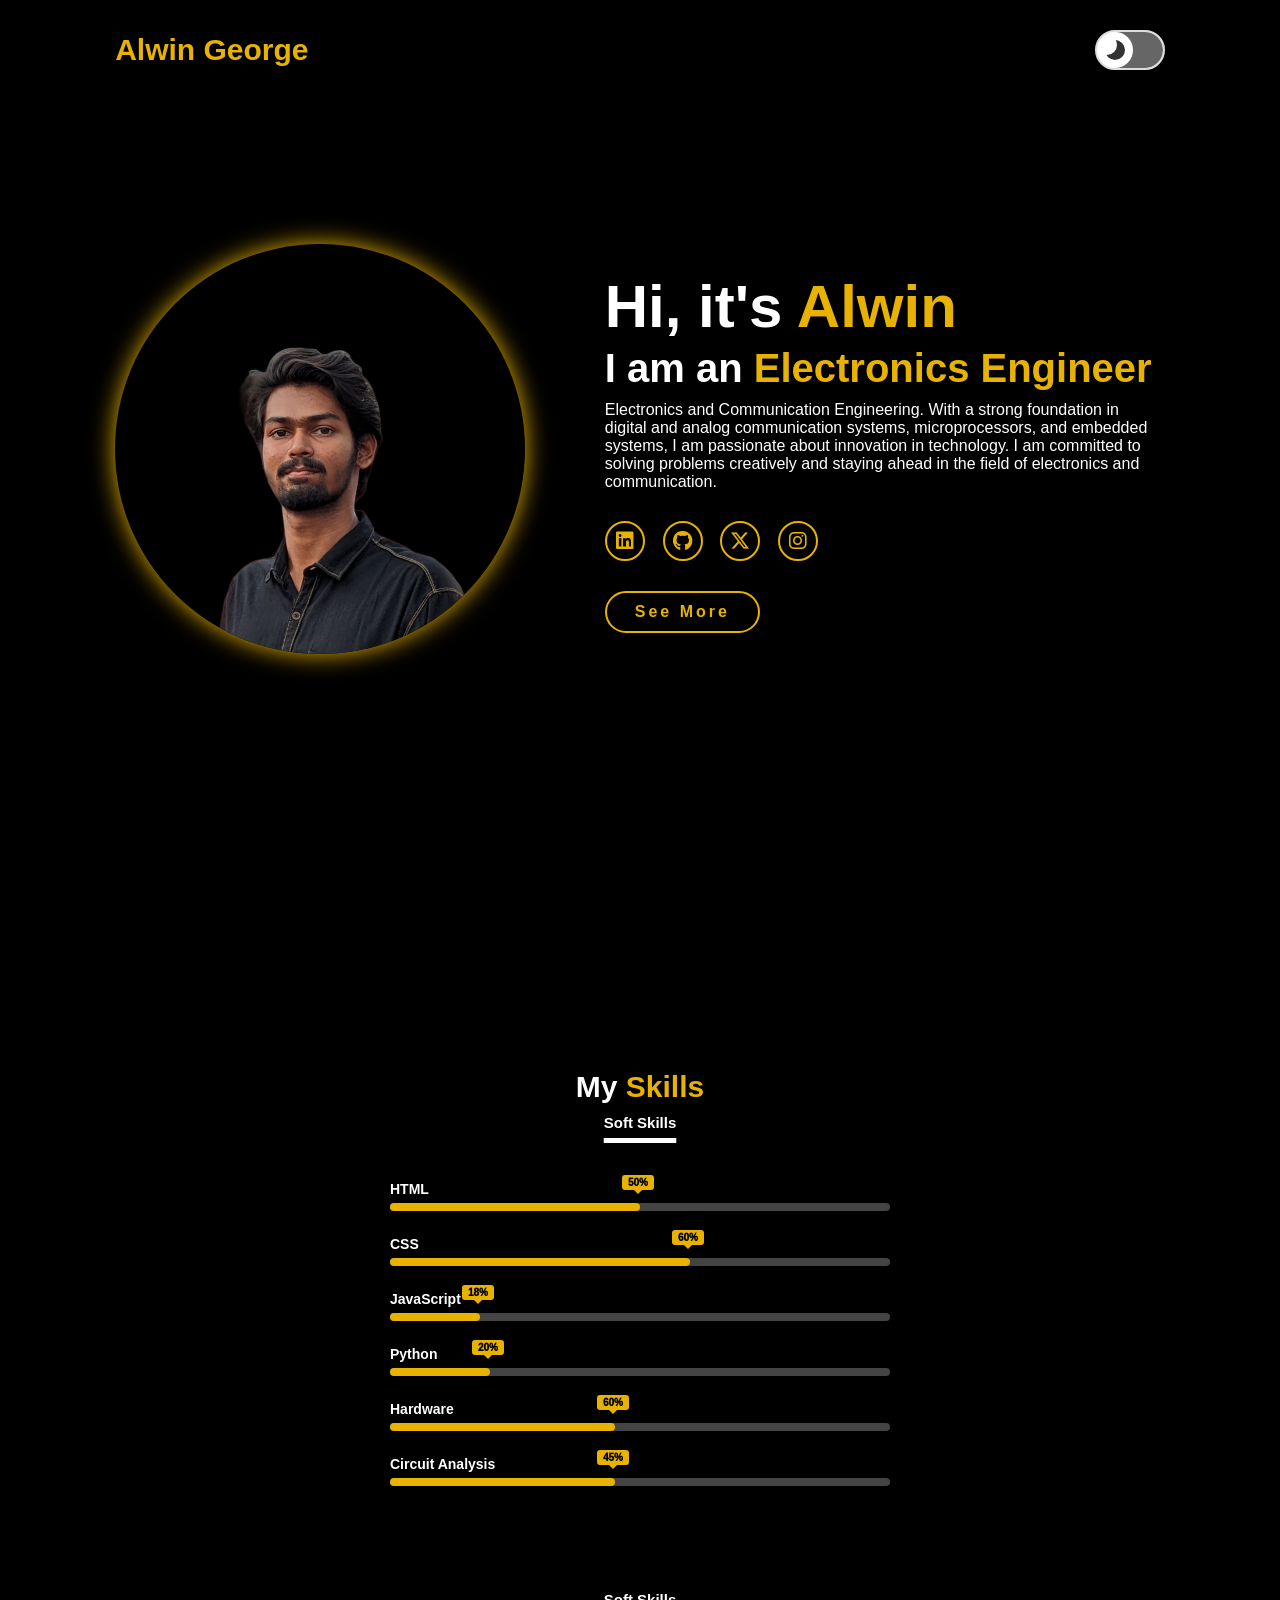
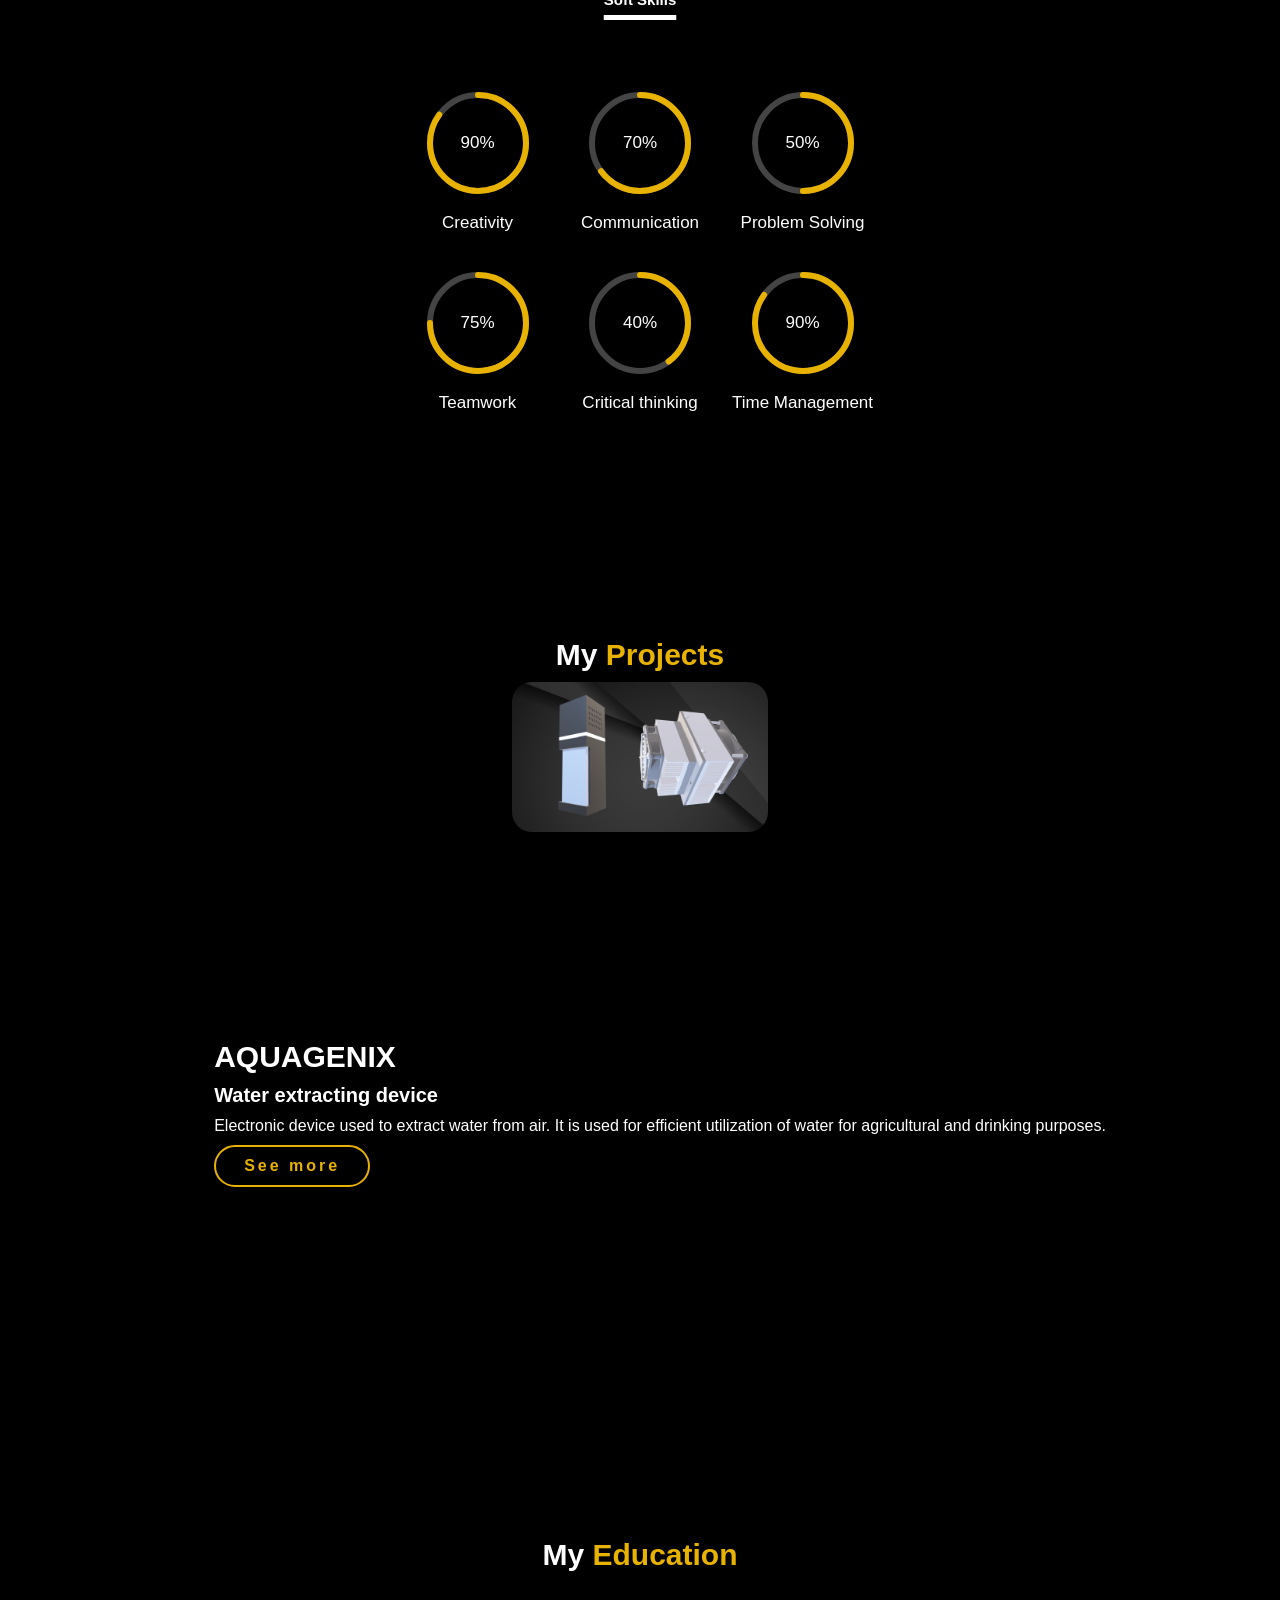
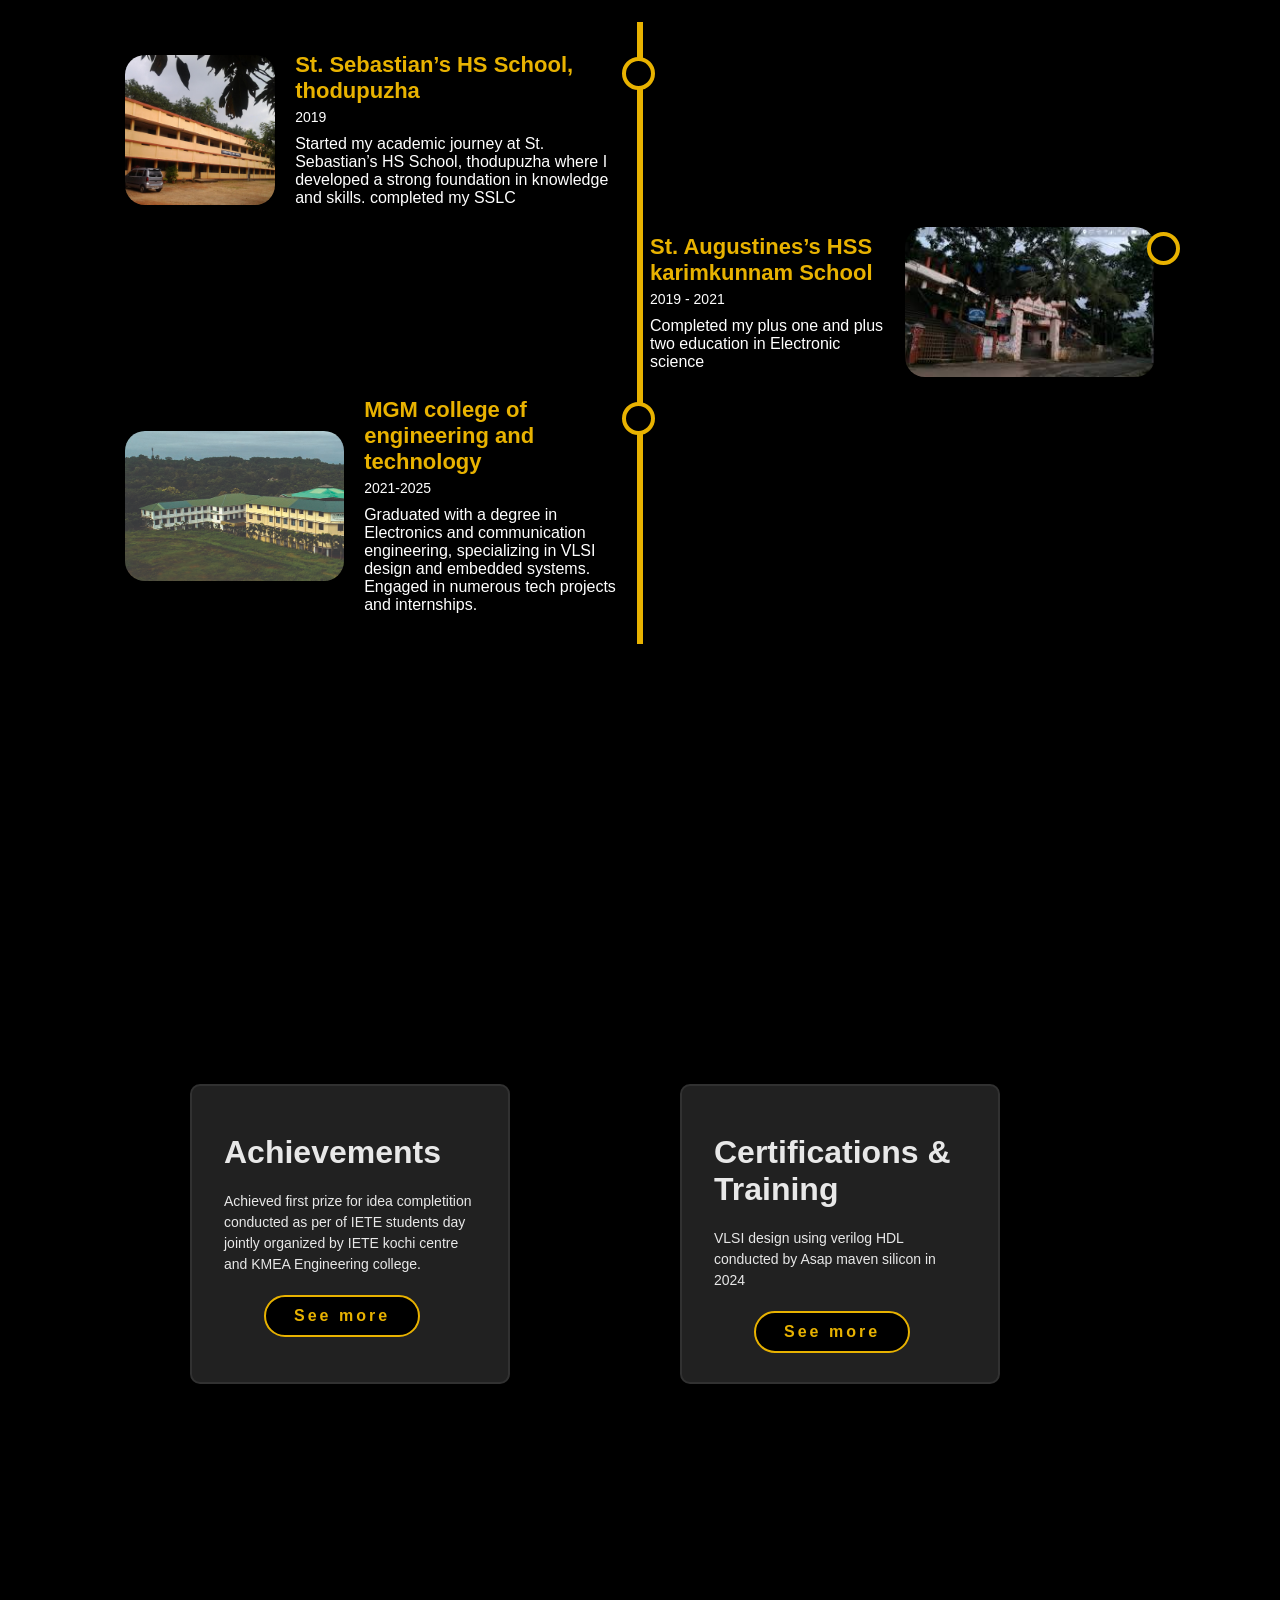
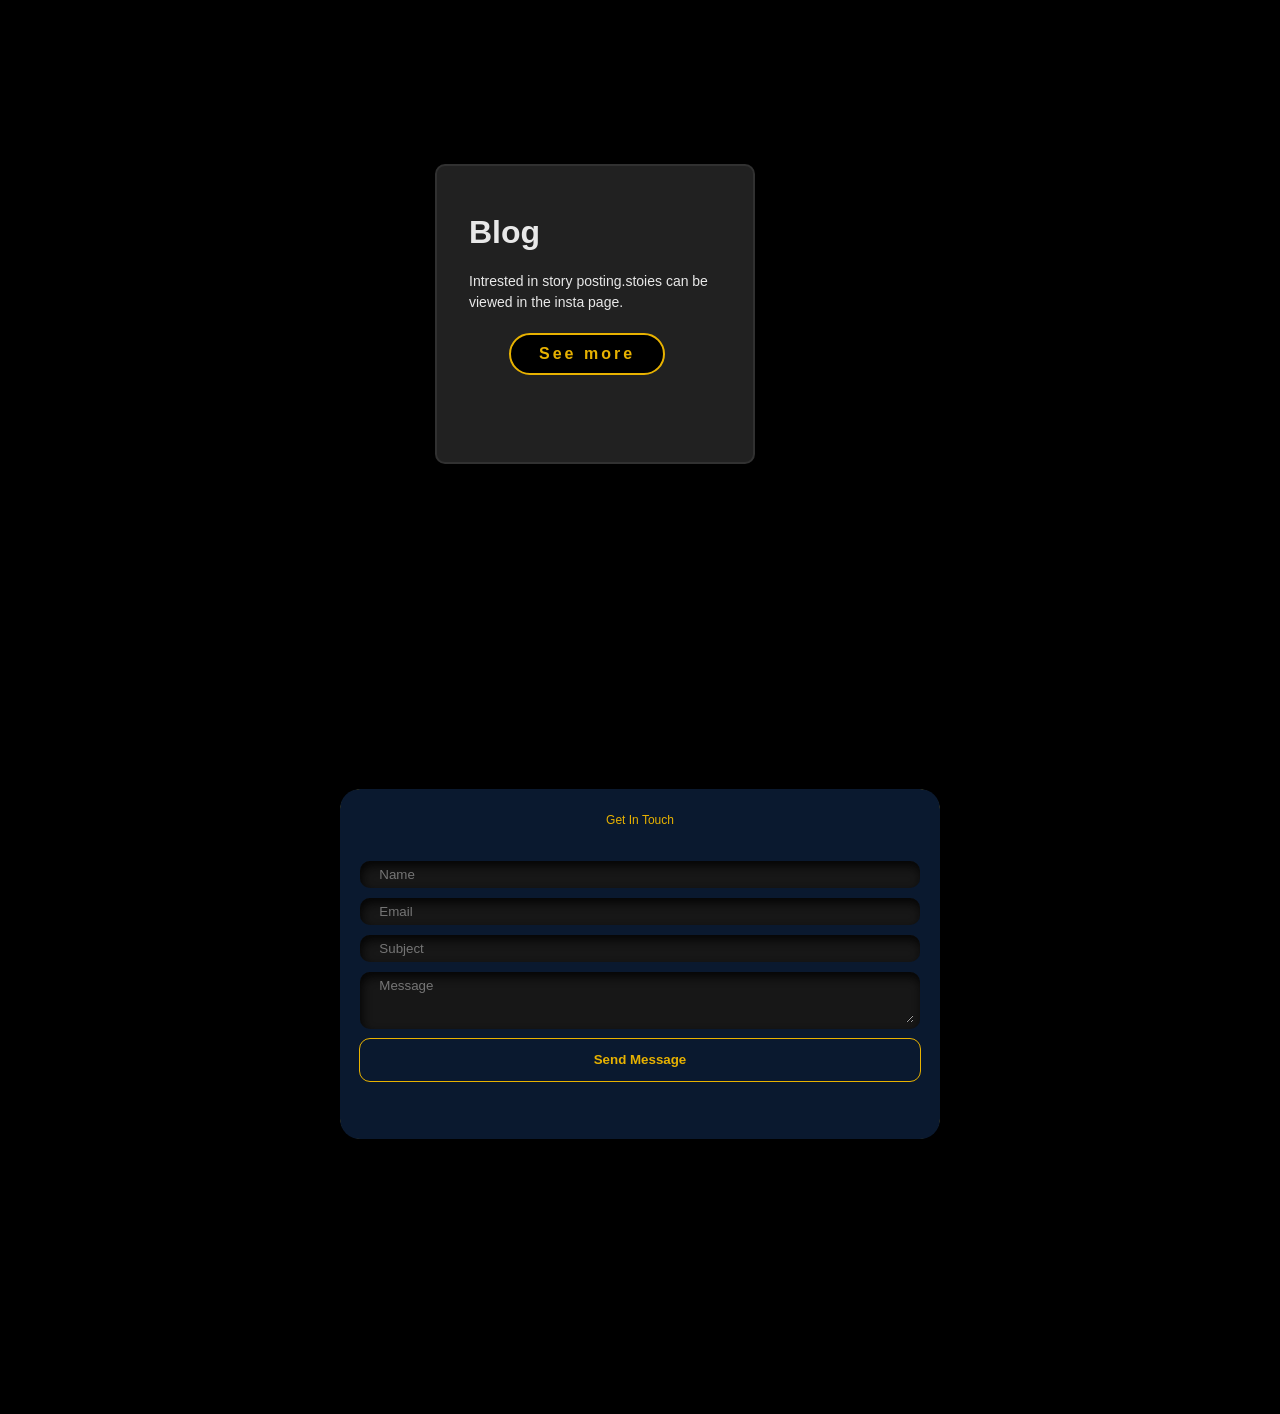
<file: index.html>
<!DOCTYPE html>
<html>
    <head>
        <meta charset="UTF-8">
        <meta name="viewport" content="width=device-width, initial-scale=1.0">
        <meta http-equiv="X-UA-Compatible" content="IE-edge">
        <link rel="stylesheet" href="https://cdnjs.cloudflare.com/ajax/libs/font-awesome/6.5.2/css/all.min.css">
        <link rel="stylesheet" href="style.css">
        <title>Alwin Portfolio</title>
    </head>
    <body>
        <header>
            <a href="#" class="logo">Alwin George</a>
            <div class="toggle">
                <input type="checkbox" />
                <label></label>
            </div>
              
              
        </header>

        <section class="home">
            <div class="home-img">
                <img src="alwin.png" alt="Alwin's Picture">
            </div>
            <div class="home-content">
                <h1>Hi, it's <span>Alwin</span></h1>
                <h3 class="typing-text">I am an <span>Electronics Engineer</span></h3>
                <p>Electronics and Communication Engineering. 
                    With a strong foundation in digital and analog communication systems, microprocessors, and embedded systems, 
                    I am passionate about innovation in technology. I am committed to solving problems creatively and staying 
                    ahead in the field of electronics and communication.</p>
                <div class="social-icons">
                    <a href="https://linkedin.com/in/alwin-george-820756281"><i class="fa-brands fa-linkedin"></i></a>
                    <a href="https://github.com/skywalker882288"><i class="fa-brands fa-github"></i></a>
                    <a href="https://x.com/Skywalker882288"><i class="fa-brands fa-x-twitter"></i></a>
                    <a href="https://www.instagram.com/alwin4244/profilecard/?igsh=MTJyeGJkdmxrNzdmYg=="><i class="fa-brands fa-instagram"></i></a>
                </div>
                <a href="#" class="btn" id="seeMoreBtn">See More</a>
                <div id="modal" class="modal">
                    <div  class="modal-content">
                        <span  class="close">&times;</span>
                        <h2>About me</h2>
                        <img src="alwin.png" alt="Alwin George">
                        <p> Hello! My name is Alwin George. I am an Electronics and
                            Communication Engineer passionate about VLSI, digital electronics,
                            embedded systems, and technology. I enjoy learning new technologies
                            and working on interesting electronics projects.
                        </p>

                    </div>

                </div>

              
            </div>
        </section>

       

        <section class="skills">
            <h1 class="sub-title">
                My <span>Skills</span>
            </h1>
            <div class="one">
                <div class="container">
                    <h1 class="heading">Soft Skills</h1>
                    <div class="skill-box">
                        <span class="title">HTML</span>
            
                        <div class="skill-bar">
                            <span class="skill-per html">
                                <span class="tooltip">50%</span>
                            </span>
                        </div>
                    </div>
            
                    <div class="skill-box">
                        <span class="title">CSS</span>
            
                        <div class="skill-bar">
                            <span class="skill-per css">
                                <span class="tooltip">60%</span>
                            </span>
                        </div>
                    </div>
                    <div class="skill-box">
                        <span class="title">JavaScript</span>
            
                        <div class="skill-bar">
                            <span class="skill-per javascript">
                                <span class="tooltip">18%</span>
                            </span>
                        </div>
                    </div>
                    <div class="skill-box">
                        <span class="title">Python</span>
            
                        <div class="skill-bar">
                            <span class="skill-per nodejs">
                                <span class="tooltip">20%</span>
                            </span>
                        </div>
                    </div>

                    <div class="skill-box">
                        <span class="title">Hardware</span>
            
                        <div class="skill-bar">
                            <span class="skill-per hardware">
                                <span class="tooltip">60%</span>
                            </span>
                        </div>
                    </div>

                    <div class="skill-box">
                        <span class="title">Circuit Analysis</span>
            
                        <div class="skill-bar">
                            <span class="skill-per hardware">
                                <span class="tooltip">45%</span>
                            </span>
                        </div>
                    </div>
                </div> 

                <div class="container" id="professional-skills">
                    <h1 class="heading">Soft Skills</h1>
                    <div class="radial-bars">
                        <div class="radial-bar">
                            <svg viewBox="0 0 200 200">
                                <circle class="progress-bar" cx="100" cy="100" r="80"></circle>
                                <circle class="path path-1" cx="100" cy="100" r="80"></circle>
                            </svg>
                            <div class="percentage">90%</div>
                            <div class="text">Creativity</div>
                        </div>
        
                        <div class="radial-bar">
                            <svg viewBox="0 0 200 200">
                                <circle class="progress-bar" cx="100" cy="100" r="80"></circle>
                                <circle class="path path-2" cx="100" cy="100" r="80"></circle>
                            </svg>
                            <div class="percentage">70%</div>
                            <div class="text">Communication</div>
                        </div>
        
                        <div class="radial-bar">
                            <svg viewBox="0 0 200 200">
                                <circle class="progress-bar" cx="100" cy="100" r="80"></circle>
                                <circle class="path path-3" cx="100" cy="100" r="80"></circle>
                            </svg>
                            <div class="percentage">50%</div>
                            <div class="text">Problem Solving</div>
                        </div>
        
                        <div class="radial-bar">
                            <svg viewBox="0 0 200 200">
                                <circle class="progress-bar" cx="100" cy="100" r="80"></circle>
                                <circle class="path path-4" cx="100" cy="100" r="80"></circle>
                            </svg>
                            <div class="percentage">75%</div>
                            <div class="text">Teamwork</div>
                        </div>
        
                        <div class="radial-bar">
                            <svg viewBox="0 0 200 200">
                                <circle class="progress-bar" cx="100" cy="100" r="80"></circle>
                                <circle class="path path-5" cx="100" cy="100" r="80"></circle>
                            </svg>
                            <div class="percentage">40%</div>
                            <div class="text">Critical thinking</div>
                        </div>
        
                        <div class="radial-bar">
                            <svg viewBox="0 0 200 200">
                                <circle class="progress-bar" cx="100" cy="100" r="80"></circle>
                                <circle class="path path-6" cx="100" cy="100" r="80"></circle>
                            </svg>
                            <div class="percentage">90%</div>
                            <div class="text">Time Management</div>
                        </div>
                    </div>
                </div>   

            </div>
        </section>

        <section class="skills">
          <h1 class="sub-title">
            My <span>Projects</span>
          </h1>
            
            <div class="one">
                <div class="project-img">
                    <img src="project1.png" alt="Aquagenix water extraction device">
                </div>
                <div class="project-content">
                    <h1>AQUAGENIX</h1>
                    <h3>Water extracting device</h3>
                    <p>Electronic device used to extract water from air. It is used for efficient utilization of water for agricultural and drinking purposes.</p>
                    <a href="#" id="seeMoreBtn1" class="project-btn">See more</a>
    
                    <!-- Modal for AQUAGENIX -->
                    <div id="myModal1" class="modal">
                        <div class="modal-content">
                            <span class="close" data-modal="myModal1">&times;</span>
                            <h3>About Aquagenix</h3>
                            <p>Aquagenix is an innovative device designed to extract water from air for agricultural and drinking purposes, promoting efficient water utilization.</p>
                            <a href="#" id="seeMoreBtn1" class="project-btn">See more</a>
                        </div>
                    </div>
                </div>

            </div>
           
        </section>


        <section class="skills">
          <h1 class="sub-title">
            My <span>Education</span>
          </h1>
          <div class="timeline">
            <div class="timeline-item left">
              <img src="sebastin.jpg" alt="School 1 Image">
              <div class="edcontent">
                  <h3 class="edsub">St. Sebastian’s HS School, thodupuzha</h3>
                  <time class="edsub">2019</time>
                  <p class="edsub">Started my academic journey at St. Sebastian’s HS School, thodupuzha where I developed a strong foundation in knowledge and  skills. completed my SSLC</p>
              </div>
            </div>

            <div class="timeline-item right">
              <div class="edcontent">
                  <h3 class="edsub">St. Augustines’s HSS karimkunnam School</h3>
                  <time class="edsub">2019 - 2021</time>
                  <p class="edsub">Completed my plus one and plus two education in Electronic science</p>
              </div>
              <img src="augustins.jpeg" alt="School 2 Image">
            </div>

            <div class="timeline-item left">
              <img src="mgm.jpg" alt="College Image">
              <div class="edcontent">
                  <h3 class="edsub">MGM college of engineering and technology</h3>
                  <time class="edsub">2021-2025</time>
                  <p class="edsub">Graduated with a degree in Electronics and communication engineering, specializing in VLSI design  and embedded systems. Engaged in numerous tech projects and internships.</p>
      
              </div>
            </div>

          </div>
        </section>

       


        <section class="home">
          <div class="one">
             <div class="card">
                <div class="content">
                  <p class="card-heading">Achievements
                  </p><p class="para">
                    Achieved first prize for idea completition conducted as per of IETE students day jointly organized by IETE kochi centre
                    and KMEA Engineering college.
                  </p>
                  <a href="#" id="seeMoreBtn1" class="project-btn">See more</a>
                </div>
            </div>

            <div class="card">
                <div class="content">
                  <p class="card-heading">Certifications & Training
                  </p><p class="para">
                    VLSI design using verilog HDL conducted by Asap maven silicon in 2024
                    
                  </p>
                  <a href="#" id="seeMoreBtn1" class="project-btn">See more</a>
                </div>
            </div>

            <div class="card">
                <div class="content">
                  <p class="card-heading">Blog
                  </p><p class="para">
                    Intrested in story posting.stoies can be viewed in the insta page.
                  </p>
                  <a href="#" id="seeMoreBtn1" class="project-btn">See more</a>
                </div>
            </div>
          </div>
           

        </section>

        <section class="home">
            <div class="form-card1">
                <div class="form-card2">
                  <form class="form">
                    <p class="form-heading">Get In Touch</p>
              
                    <div class="form-field">
                      <input required="" placeholder="Name" class="input-field" type="text" />
                    </div>
              
                    <div class="form-field">
                      <input
                        required=""
                        placeholder="Email"
                        class="input-field"
                        type="email"
                      />
                    </div>
              
                    <div class="form-field">
                      <input
                        required=""
                        placeholder="Subject"
                        class="input-field"
                        type="text"
                      />
                    </div>
              
                    <div class="form-field">
                      <textarea
                        required=""
                        placeholder="Message"
                        cols="30"
                        rows="3"
                        class="input-field"
                      ></textarea>
                    </div>
              
                    <button class="sendMessage-btn">Send Message</button>
                  </form>
                </div>
              </div>
              
        </section>
        <script>
            var checkbox = document.querySelector(".toggle input[type='checkbox']");
            checkbox.onclick = function() {
                document.body.classList.toggle("dark-theme");
            };
        </script>

         
        
    </body>
    <script src="script.js"></script>
    
</html>
</file>
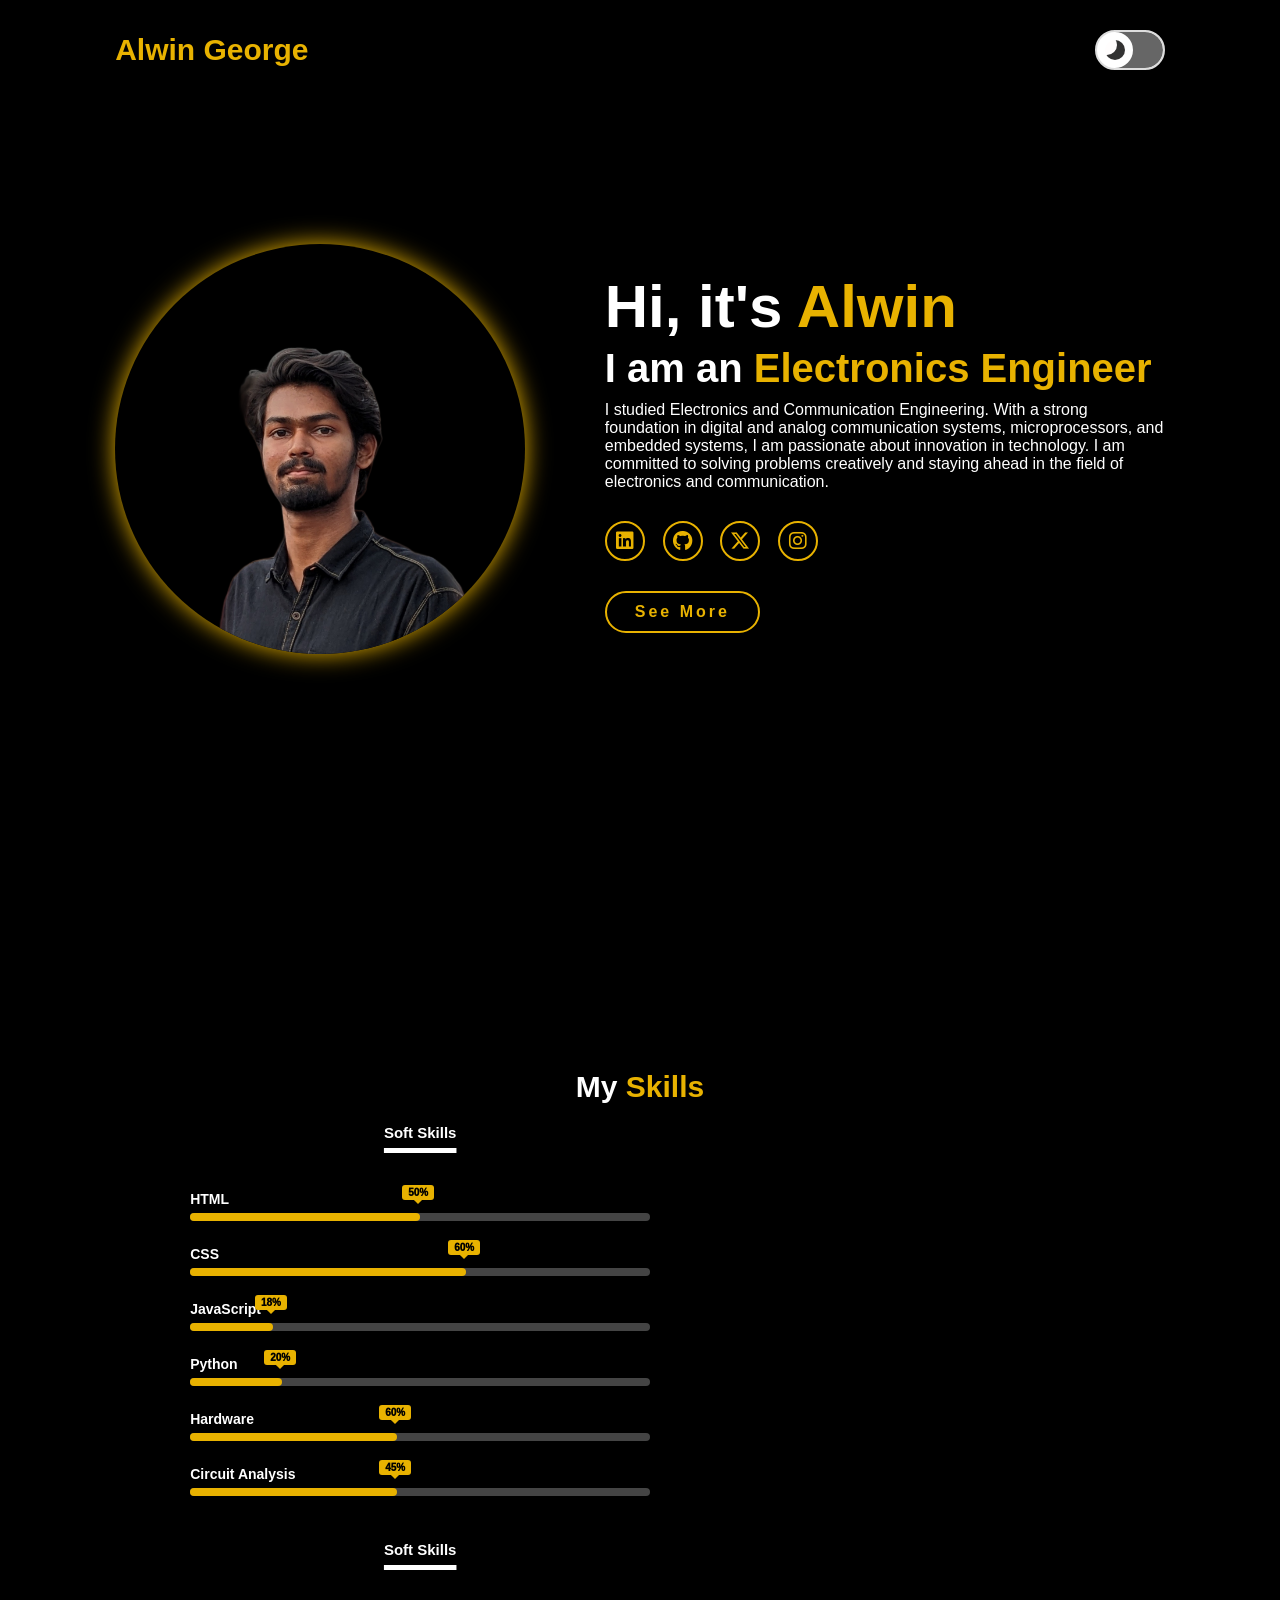
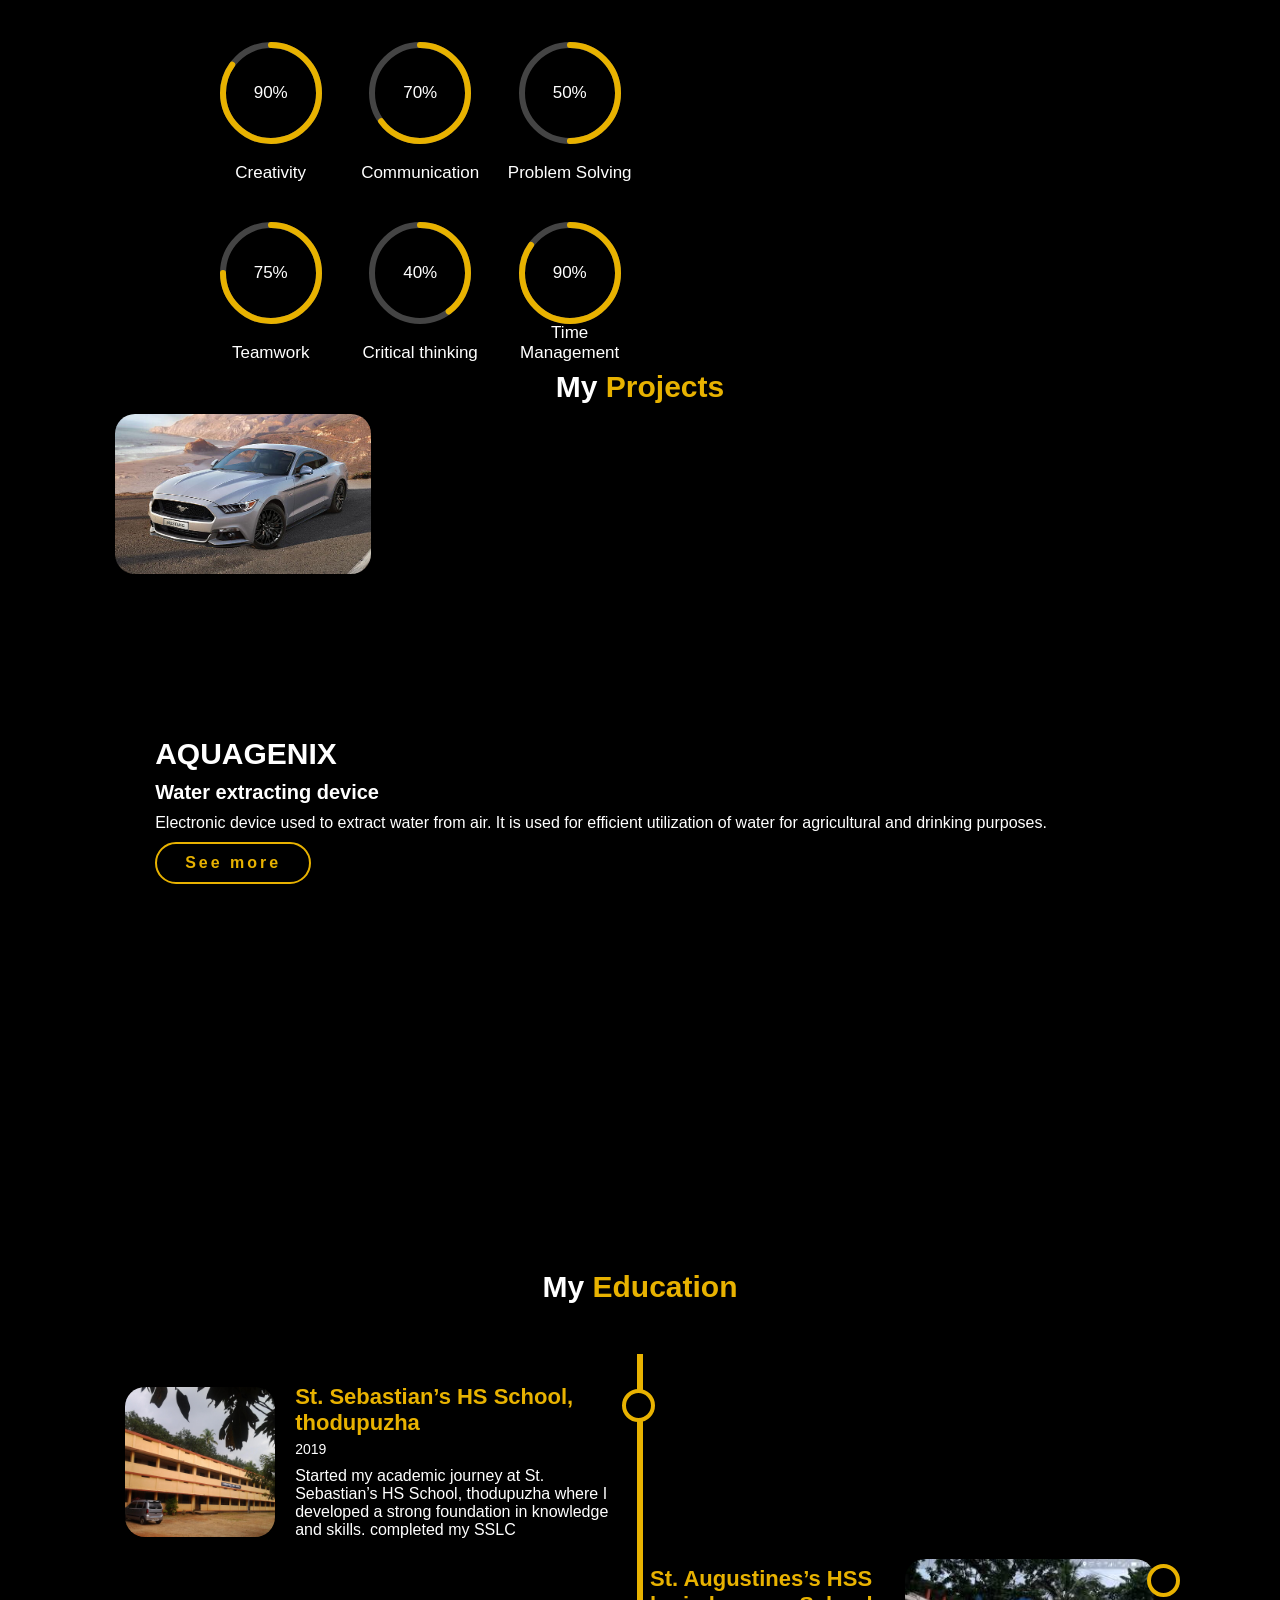
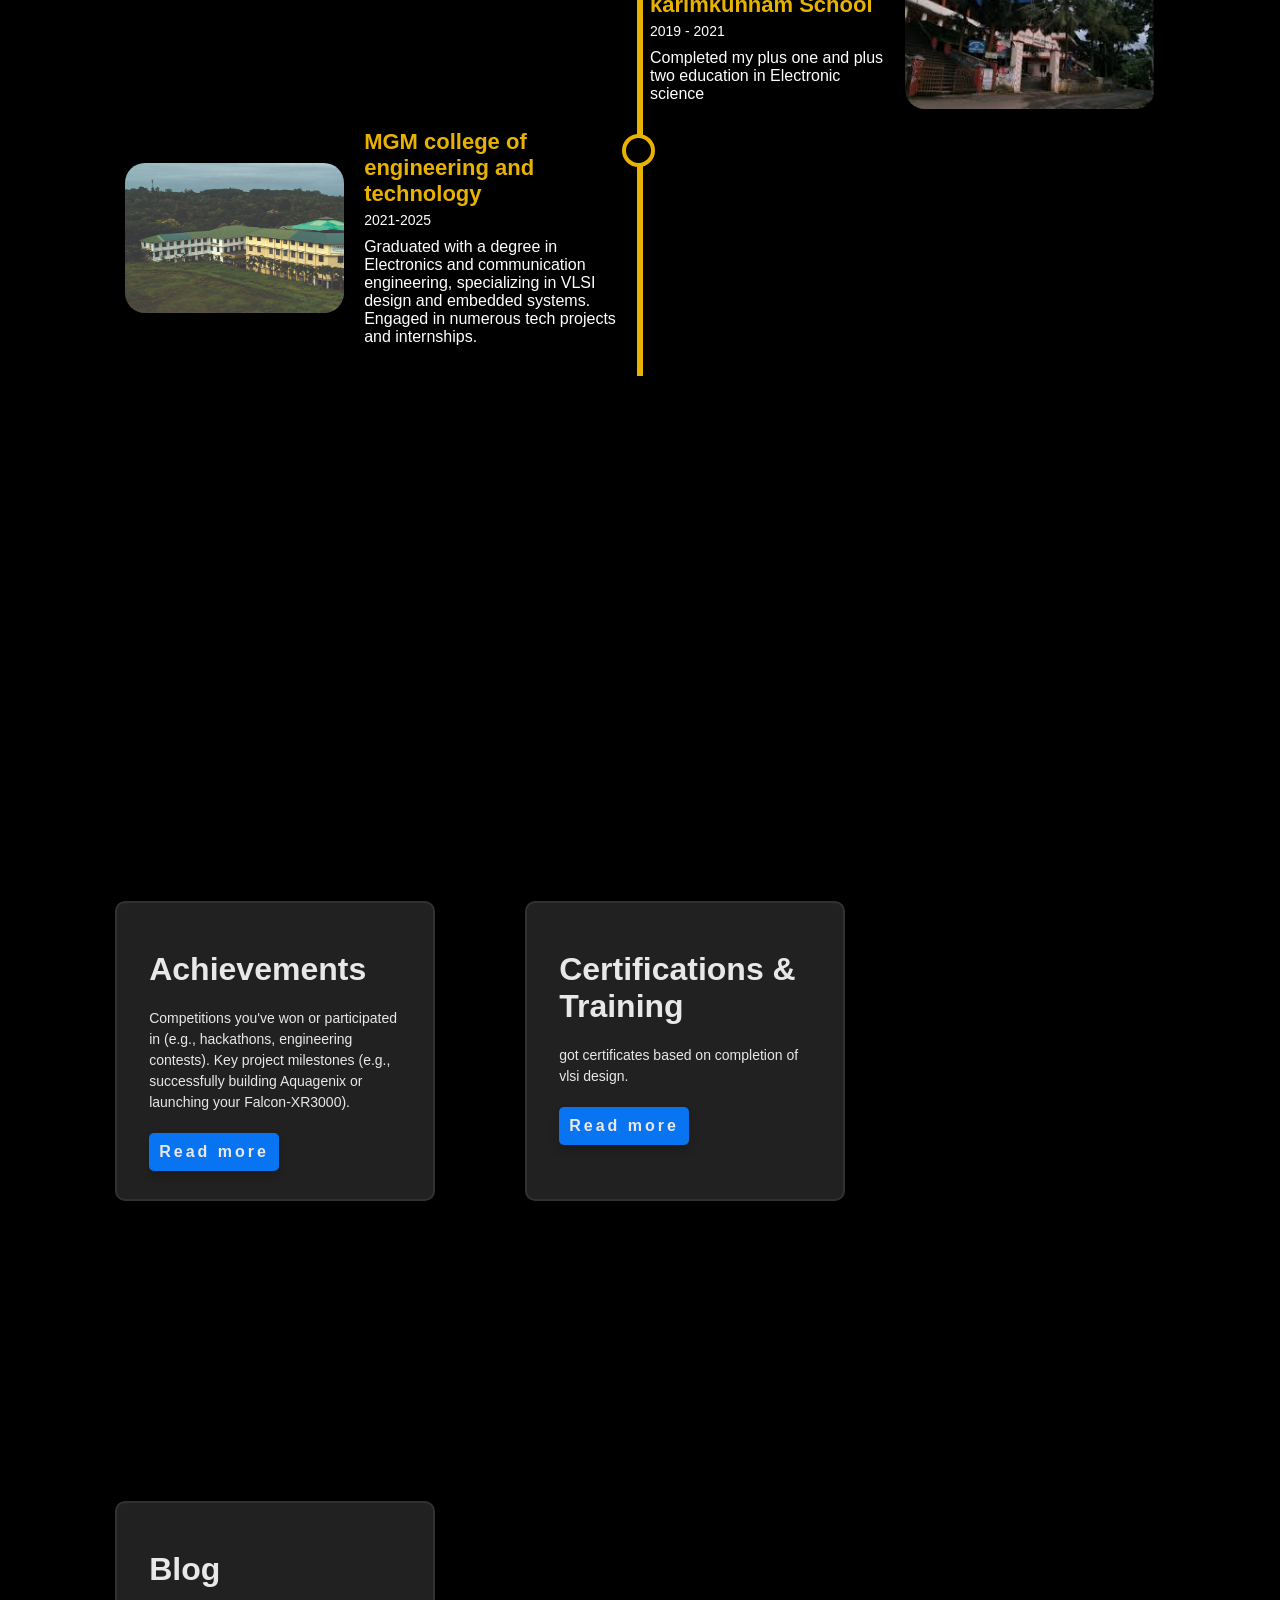
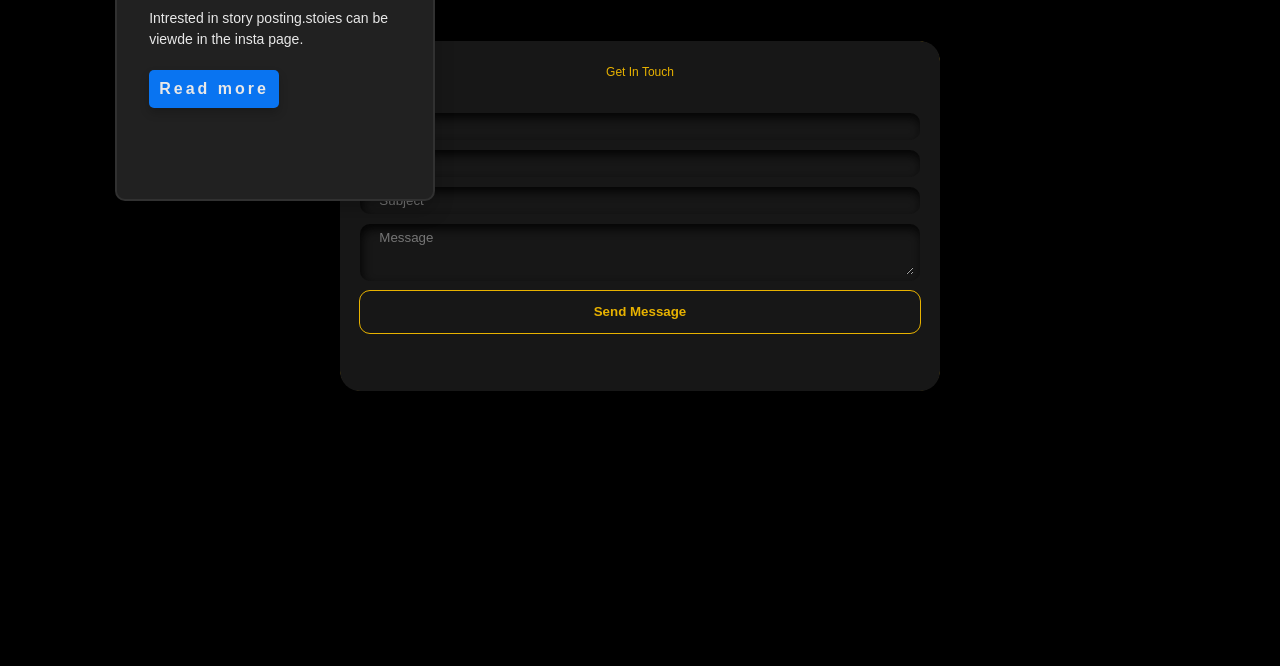
<file: intex.html>
<!DOCTYPE html>
<html>
    <head>
        <meta charset="UTF-8">
        <meta name="viewport" content="width=device-width, initial-scale=1.0">
        <meta http-equiv="X-UA-Compatible" content="IE-edge">
        <link rel="stylesheet" href="https://cdnjs.cloudflare.com/ajax/libs/font-awesome/6.5.2/css/all.min.css">
        <link rel="stylesheet" href="portfolio.css">
        <title>Alwin Portfolio</title>
    </head>
    <body>
        <header>
            <a href="#" class="logo">Alwin George</a>
            <div class="toggle">
                <input type="checkbox" />
                <label></label>
            </div>
              
              
        </header>
        <section class="home">
            <div class="home-img">
                <img src="alwin.png" alt="Alwin's Picture">
            </div>
            <div class="home-content">
                <h1>Hi, it's <span>Alwin</span></h1>
                <h3 class="typing-text">I am an <span>Electronics Engineer</span></h3>
                <p>I studied Electronics and Communication Engineering. 
                    With a strong foundation in digital and analog communication systems, microprocessors, and embedded systems, 
                    I am passionate about innovation in technology. I am committed to solving problems creatively and staying 
                    ahead in the field of electronics and communication.</p>
                <div class="social-icons">
                    <a href="https://linkedin.com/in/alwin-george-820756281"><i class="fa-brands fa-linkedin"></i></a>
                    <a href="https://github.com/skywalker882288"><i class="fa-brands fa-github"></i></a>
                    <a href="https://x.com/Skywalker882288"><i class="fa-brands fa-x-twitter"></i></a>
                    <a href="https://www.instagram.com/alwin4244/profilecard/?igsh=MTJyeGJkdmxrNzdmYg=="><i class="fa-brands fa-instagram"></i></a>
                </div>
                <a href="#" class="btn">See More</a>
            </div>
        </section>

        <section class="skills">
            <h1 class="sub-title">
                My <span>Skills</span>
            </h1>
            <div class="one">
                <div class="container">
                    <h1 class="heading">Soft Skills</h1>
                    <div class="skill-box">
                        <span class="title">HTML</span>
            
                        <div class="skill-bar">
                            <span class="skill-per html">
                                <span class="tooltip">50%</span>
                            </span>
                        </div>
                    </div>
            
                    <div class="skill-box">
                        <span class="title">CSS</span>
            
                        <div class="skill-bar">
                            <span class="skill-per css">
                                <span class="tooltip">60%</span>
                            </span>
                        </div>
                    </div>
                    <div class="skill-box">
                        <span class="title">JavaScript</span>
            
                        <div class="skill-bar">
                            <span class="skill-per javascript">
                                <span class="tooltip">18%</span>
                            </span>
                        </div>
                    </div>
                    <div class="skill-box">
                        <span class="title">Python</span>
            
                        <div class="skill-bar">
                            <span class="skill-per nodejs">
                                <span class="tooltip">20%</span>
                            </span>
                        </div>
                    </div>

                    <div class="skill-box">
                        <span class="title">Hardware</span>
            
                        <div class="skill-bar">
                            <span class="skill-per hardware">
                                <span class="tooltip">60%</span>
                            </span>
                        </div>
                    </div>

                    <div class="skill-box">
                        <span class="title">Circuit Analysis</span>
            
                        <div class="skill-bar">
                            <span class="skill-per hardware">
                                <span class="tooltip">45%</span>
                            </span>
                        </div>
                    </div>
                </div> 

                <div class="container" id="professional-skills">
                    <h1 class="heading">Soft Skills</h1>
                    <div class="radial-bars">
                        <div class="radial-bar">
                            <svg viewBox="0 0 200 200">
                                <circle class="progress-bar" cx="100" cy="100" r="80"></circle>
                                <circle class="path path-1" cx="100" cy="100" r="80"></circle>
                            </svg>
                            <div class="percentage">90%</div>
                            <div class="text">Creativity</div>
                        </div>
        
                        <div class="radial-bar">
                            <svg viewBox="0 0 200 200">
                                <circle class="progress-bar" cx="100" cy="100" r="80"></circle>
                                <circle class="path path-2" cx="100" cy="100" r="80"></circle>
                            </svg>
                            <div class="percentage">70%</div>
                            <div class="text">Communication</div>
                        </div>
        
                        <div class="radial-bar">
                            <svg viewBox="0 0 200 200">
                                <circle class="progress-bar" cx="100" cy="100" r="80"></circle>
                                <circle class="path path-3" cx="100" cy="100" r="80"></circle>
                            </svg>
                            <div class="percentage">50%</div>
                            <div class="text">Problem Solving</div>
                        </div>
        
                        <div class="radial-bar">
                            <svg viewBox="0 0 200 200">
                                <circle class="progress-bar" cx="100" cy="100" r="80"></circle>
                                <circle class="path path-4" cx="100" cy="100" r="80"></circle>
                            </svg>
                            <div class="percentage">75%</div>
                            <div class="text">Teamwork</div>
                        </div>
        
                        <div class="radial-bar">
                            <svg viewBox="0 0 200 200">
                                <circle class="progress-bar" cx="100" cy="100" r="80"></circle>
                                <circle class="path path-5" cx="100" cy="100" r="80"></circle>
                            </svg>
                            <div class="percentage">40%</div>
                            <div class="text">Critical thinking</div>
                        </div>
        
                        <div class="radial-bar">
                            <svg viewBox="0 0 200 200">
                                <circle class="progress-bar" cx="100" cy="100" r="80"></circle>
                                <circle class="path path-6" cx="100" cy="100" r="80"></circle>
                            </svg>
                            <div class="percentage">90%</div>
                            <div class="text">Time Management</div>
                        </div>
                    </div>
                </div>   

            </div>
        </section>

        <section class="skills">
          <h1 class="sub-title">
            My <span>Projects</span>
          </h1>
            
            <div class="one">
                <div class="project-img">
                    <img src="project1.jpg" alt="Aquagenix water extraction device">
                </div>
                <div class="project-content">
                    <h1>AQUAGENIX</h1>
                    <h3>Water extracting device</h3>
                    <p>Electronic device used to extract water from air. It is used for efficient utilization of water for agricultural and drinking purposes.</p>
                    <a href="#" id="seeMoreBtn1" class="project-btn">See more</a>
    
                    <!-- Modal for AQUAGENIX -->
                    <div id="myModal1" class="modal">
                        <div class="modal-content">
                            <span class="close" data-modal="myModal1">&times;</span>
                            <h3>About Aquagenix</h3>
                            <p>Aquagenix is an innovative device designed to extract water from air for agricultural and drinking purposes, promoting efficient water utilization.</p>
                            <a href="#" id="seeMoreBtn1" class="project-btn">See more</a>
                        </div>
                    </div>
                </div>

            </div>
           
        </section>


        <section class="skills">
          <h1 class="sub-title">
            My <span>Education</span>
          </h1>
          <div class="timeline">
            <div class="timeline-item left">
              <img src="sebastin.jpg" alt="School 1 Image">
              <div class="edcontent">
                  <h3 class="edsub">St. Sebastian’s HS School, thodupuzha</h3>
                  <time class="edsub">2019</time>
                  <p class="edsub">Started my academic journey at St. Sebastian’s HS School, thodupuzha where I developed a strong foundation in knowledge and  skills. completed my SSLC</p>
              </div>
            </div>

            <div class="timeline-item right">
              <div class="edcontent">
                  <h3 class="edsub">St. Augustines’s HSS karimkunnam School</h3>
                  <time class="edsub">2019 - 2021</time>
                  <p class="edsub">Completed my plus one and plus two education in Electronic science</p>
              </div>
              <img src="augustins.jpeg" alt="School 2 Image">
            </div>

            <div class="timeline-item left">
              <img src="mgm.jpg" alt="College Image">
              <div class="edcontent">
                  <h3 class="edsub">MGM college of engineering and technology</h3>
                  <time class="edsub">2021-2025</time>
                  <p class="edsub">Graduated with a degree in Electronics and communication engineering, specializing in VLSI design  and embedded systems. Engaged in numerous tech projects and internships.</p>
      
              </div>
            </div>

          </div>
        </section>

       


        <section class="home">
          <div class="one">
             <div class="card">
                <div class="content">
                  <p class="card-heading">Achievements
                  </p><p class="para">
                    Competitions you've won or participated in (e.g., hackathons, engineering contests).
                    Key project milestones (e.g., successfully building Aquagenix or launching your Falcon-XR3000).
                  </p>
                  <button class="btn">Read more</button>
                </div>
            </div>

            <div class="card">
                <div class="content">
                  <p class="card-heading">Certifications & Training
                  </p><p class="para">
                    got certificates based on completion of vlsi design.
                  </p>
                  <button class="btn">Read more</button>
                </div>
            </div>

            <div class="card">
                <div class="content">
                  <p class="card-heading">Blog
                  </p><p class="para">
                    Intrested in story posting.stoies can be viewde in the insta page.
                  </p>
                  <button class="btn">Read more</button>
                </div>
            </div>
          </div>
           

        </section>

        <section class="home">
            <div class="form-card1">
                <div class="form-card2">
                  <form class="form">
                    <p class="form-heading">Get In Touch</p>
              
                    <div class="form-field">
                      <input required="" placeholder="Name" class="input-field" type="text" />
                    </div>
              
                    <div class="form-field">
                      <input
                        required=""
                        placeholder="Email"
                        class="input-field"
                        type="email"
                      />
                    </div>
              
                    <div class="form-field">
                      <input
                        required=""
                        placeholder="Subject"
                        class="input-field"
                        type="text"
                      />
                    </div>
              
                    <div class="form-field">
                      <textarea
                        required=""
                        placeholder="Message"
                        cols="30"
                        rows="3"
                        class="input-field"
                      ></textarea>
                    </div>
              
                    <button class="sendMessage-btn">Send Message</button>
                  </form>
                </div>
              </div>
              
        </section>
    </body>
</html>
</file>
<file: style.css>
* {
    margin: 0;
    padding: 0;
    box-sizing: border-box;
    text-decoration: none;
    border: none;
    outline: none;
    font-family: 'Gill Sans', 'Gill Sans MT', Calibri, 'Trebuchet MS', sans-serif;
  }
  
  html {
    font-size: 62.5%;
  }

  :root{
    --primary-color:white;
    --secondary-color:black;
  }
  
  body {
    width: 100%;
    height: 100vh;
    overflow-x: hidden;
    background-color: var(--secondary-color);
    color: var(--primary-color);
  }

  .dark-theme{
    --primary-color:black;
    --secondary-color: white;

  }

  
  header {
    margin-top: 20px;
    position: fixed;
    top: 0;
    left: 0;
    width: 100%;
    padding: 1rem 9%;
    background-color: transparent;
    display: flex;
    justify-content: space-between;
    align-items: center;
    z-index: 100;
  }
  
  .logo {
    font-size: 3rem;
    color: rgb(232, 178, 0);
    font-weight: 800;
    cursor: pointer;
    transition: 0.5s ease;
  }

  
  .logo:hover {
    transform: scale(1.1);
  }


  .toggle {
    position: relative;
    box-sizing: border-box;
  }
  .toggle input[type="checkbox"] {
    position: absolute;
    left: 0;
    top: 0;
    z-index: 10;
    width: 100%;
    height: 100%;
    cursor: pointer;
    opacity: 0;
  }

  

  .dark-theme{
    --primary-color:black;
    --secondary-color:white;

  }

  .toggle label {
    position: relative;
    display: flex;
    align-items: center;
    box-sizing: border-box;
  }
  .toggle label:before {
    content: "";
    width: 70px;
    height: 40px;
    background: #fff;
    border: 2px solid #ddd;
    box-shadow: inset -30px 0 0 #666;
    position: relative;
    display: inline-block;
    border-radius: 20px;
    box-sizing: border-box;
    transition: 0.25s ease-in;
  }
  
  .toggle label:after {
    content: "";
    width: 20px;
    height: 20px;
    position: absolute;
    left: 10px;
    top: 10px;
    border-radius: 50%;
    background: #fffdfd;
    box-shadow: inset -8px -5px #333;
    transition: 0.2s ease-in-out;
  }
  
  .toggle input[type="checkbox"]:checked + label:before {
    box-shadow: inset 30px 0 0 rgb(232, 178, 0);
  }
  .toggle input[type="checkbox"]:checked + label:after {
    box-shadow: inset 0 0 0 2px #fff;
    background: rgb(232, 178, 0);
    left: 39px;
    top: 8px;
    border: 2px dashed #fff;
  }
  

  
  
  section {
    min-height: 100vh;
    padding: 5rem 9%;
  }
  
  .home {
    display: flex;
    justify-content: center;
    align-items: center;
    gap: 8rem;
    background-color: var(--secondary-color);
  }
  
  .home .home-content h1 {
    font-size: 6rem;
    font-weight: 700;
    line-height: 1.3;
  }
  
  span {
    color: rgb(232, 178, 0);
  }
  
  .home-content h3 {
    font-size: 4rem;
    margin-bottom: 1rem;
    font-weight: 700;
  }
  
  .home-content p {
    font-size: 1.6rem;
  }
  
  .home-img {
    border-radius: 50%;
  }
  
  .home-img img {
    position: relative;
    width: 32vw;
    border-radius: 50%;
    box-shadow: 0 0 25px rgb(232, 178, 0);
    cursor: pointer;
    transition: 0.2s linear;
  }
  
  .social-icons a {
    display: inline-flex;
    justify-content: center;
    align-items: center;
    width: 4rem;
    height: 4rem;
    background-color: transparent;
    border: 0.2rem solid rgb(232, 178, 0);
    font-size: 2rem;
    border-radius: 50%;
    margin: 3rem 1.5rem 3rem 0;
    transition: 0.3s ease;
    color: rgb(232, 178, 0);
  }
  
  .social-icons a:hover {
    color: black;
    transform: scale(1.3) translateY(-5px);
    background-color: rgb(232, 178, 0);
    box-shadow: 0 0 25px rgb(232, 178, 0);
  }
  
  .btn {
    display: inline-block;
    padding: 1rem 2.8rem;
    background-color: var(--secondary-color);
    border-radius: 4rem;
    font-size: 1.6rem;
    color: rgb(232, 178, 0);
    letter-spacing: 0.3rem;
    font-weight: 600;
    border: 2px solid rgb(232, 178, 0);
    transition: 0.3s ease;
    cursor: pointer;
  }
  
  .btn:hover {
    transform: scale(1.03);
    background-color: rgb(232, 178, 0);
    color: black;
    box-shadow: 0 0 25px rgb(232, 178, 0);
  }

  .modal {
    display: none;
    position: fixed;
    z-index: 1000;
    left: 0;
    top: 0;
    width: 100%;
    height: 100%;
    background-color: rgba(0, 0, 0, 0.75);
  }

  .modal-content{
    position: relative;
    width: 500px;
    max-width: 90%;
    background: rgb(219, 219, 219);
    padding: 30px;
    border-radius: 15px;
    text-align: center;
    box-shadow: 0 10px 40px rgba(0, 0, 0, 0.5);
    animation: popup 0.3s ease;
  }
  .modal-content h2 {
    margin-bottom: 20px;
    font-size: 28px;
    color: #000000;
  }
  .modal-content img {
    width: 150px;
    height: 150px;
    object-fit: cover;
    border-radius: 50%;
    margin-bottom: 20px;
  }

  .modal-content p {
    font-size: 16px;
    line-height: 1.6;
    color: #555;
  }



  .close{
    position: absolute;
    top: 10px;
    right: 20px;
    font-size: 30px;
    font-weight: bold;
    color: black;
    cursor: pointer;
  }

  .close:hover {
    color: red;
  }

  
    @keyframes popup {
        from {
            opacity: 0;
            transform: scale(0.7);
        }

        to {
            opacity: 1;
            transform: scale(1);
        }
    }

  
  .sub-title{
    text-align: center;
    font-size: 3rem;
    padding: 12rem 0 1rem;
  }
  
  .one {
    min-height: 70vh;
    display: flex;
    justify-content: center;
    align-items: flex-start;
    gap: 80px;
    flex-wrap: wrap;
}
  
  .heading{
    text-align: center;
    text-decoration: underline;
    text-underline-offset: 1rem;
    text-decoration-thickness: 0.5rem;
    margin-bottom: 5rem;
  }
  
  .container {
    max-width: 500px;
    width: 100%;
    margin: 0 auto;
}
  
  .container .skill-box {
  width: 100%;
  margin: 25px 0;
  }
  
  .skill-box .title {
  display: block;
  font-size: 14px;
  font-weight: 600;
  color: var(--primary-color);
  }
  
  .skill-box .skill-bar {
  height: 8px;
  width: 100%;
  border-radius: 6px;
  margin-top: 6px;
  background: rgba(134, 134, 134, 0.505);
  }
  
  .skill-bar .skill-per {
  position: relative;
  display: block;
  height: 100%;
  width: 90%;
  border-radius: 6px;
  background: rgb(232, 178, 0);
  animation: progress 1s ease-in-out forwards;
  opacity: 0;
  }
  
  .skill-per.html {
  width: 50%;
  animation-delay: 1s;
  }
  
  .skill-per.css {
  width: 60%;
  animation-delay: 1s;
  }
  
  .skill-per.javascript {
  width: 18%;
  animation-delay: 1s;
  }
  
  .skill-per.nodejs {
  width: 20%;
  animation-delay: 1s;
  }
  
  .skill-per.hardware {
    width: 60%;
    animation-delay: 1s;
  }
  
  .skill-per.hardware {
    width: 45%;
    animation-delay: 1s;
  }
  
  @keyframes progress {
  0% {
  width: 0;
  opacity: 1;
  }
  
  100% {  
  opacity: 1;
  }
  }
  
  .skill-per .tooltip {
  position: absolute;
  right: -14px;
  top: -28px;
  font-size: 10px;
  font-weight: 1000;
  color: #000000;
  padding: 2px 6px;
  border-radius: 3px;
  background: rgb(232, 178, 0);
  z-index: 1;
  }
  
  .tooltip::before {
  content: '';
  position: absolute;
  left: 50%;
  bottom: -2px;
  height: 10px;
  width: 10px;
  z-index: -1;
  background-color: rgb(232, 178, 0);
  transform: translateX(-50%) rotate(45deg);
  }
  
  @keyframes showText {
    100%{
        opacity: 1;
    }
  }
  
  .radial-bars {
    width: 100%;
    display: flex;
    flex-wrap: wrap;
    justify-content: space-evenly;
    align-items: flex-start;
  }
  
  .radial-bars .radial-bar {
    width: 30%;
    height: 170px;
    margin-bottom: 10px;
    position: relative;
  }
  
  .radial-bars .radial-bar svg {
    position: absolute;
    top: 50%;
    left: 50%;
    transform: translate(-50%, -50%) rotate(-90deg);
    width: 120px;
    height: 160px;
  }
  
  .radial-bars .radial-bar .progress-bar {
    stroke-width: 10;
    stroke: rgba(134, 134, 134, 0.505);
    fill: transparent;
    stroke-dasharray: 502;
    stroke-dashoffset: 502;
    stroke-linecap: round;
    animation: animate-bar .1s linear forwards;
  }
  
  @keyframes animate-bar {
    100% {
        stroke-dashoffset: -1;
    }
  }
  
  .path-1 {
    stroke-width: 10;
    stroke: rgb(232, 178, 0);
    fill: transparent;
    stroke-dasharray: 502;
    stroke-dashoffset: 502;
    stroke-linecap: round;
  }
  
  .path-2 {
    stroke-width: 10;
    stroke: rgb(232, 178, 0);
    fill: transparent;
    stroke-dasharray: 502;
    stroke-dashoffset: 502;
    stroke-linecap: round;
  }
  
  .path-3 {
    stroke-width: 10;
    stroke: rgb(232, 178, 0);
    fill: transparent;
    stroke-dasharray: 502;
    stroke-dashoffset: 502;
    stroke-linecap: round;
  }
  
  .path-4 {
    stroke-width: 10;
    stroke: rgb(232, 178, 0);
    fill: transparent;
    stroke-dasharray: 502;
    stroke-dashoffset: 502;
    stroke-linecap: round;
  }
  
  .path-5 {
    stroke-width: 10;
    stroke: rgb(232, 178, 0);
    fill: transparent;
    stroke-dasharray: 502;
    stroke-dashoffset: 502;
    stroke-linecap: round;
  }
  
  .path-6 {
    stroke-width: 10;
    stroke: rgb(232, 178, 0);
    fill: transparent;
    stroke-dasharray: 502;
    stroke-dashoffset: 502;
    stroke-linecap: round;
  }
  
  .path-1 {
    animation: animate-path 1s 1s linear forwards;
  }
  .path-2 {
    animation: animate-path2 1s 1s linear forwards;
  }
  .path-3 {
    animation: animate-path3 1s 1s linear forwards;
  }
  .path-4 {
    animation: animate-path4 1s 1s linear forwards;
  }
  
  .path-5 {
    animation: animate-path5 1s 1s linear forwards;
  }
  
  .path-6 {
    animation: animate-path6 1s 1s linear forwards;
  }
  
  @keyframes animate-path {
    100% {
        stroke-dashoffset: 75.3;
    }
  }
  
  @keyframes animate-path2 {
    100% {
        stroke-dashoffset: 175.7;
    }
  }
  
  @keyframes animate-path3 {
    100% {
        stroke-dashoffset: 251;
    }
  }
  
  @keyframes animate-path4 {
    100% {
        stroke-dashoffset: 125.5;
    }
  }
  
  @keyframes animate-path5 {
    100% {
        stroke-dashoffset: 302.2;
    }
  }
  
  @keyframes animate-path6 {
    100% {
        stroke-dashoffset: 75.7;
    }
  }
  
  
  
  .radial-bar .percentage {
    position: absolute;
    top: 50%;
    left: 50%;
    transform: translate(-50%, -50%);
    font-size: 17px;
    font-weight: 500;
    animation: showText 0.5s 1s linear forwards;
    opacity: 0;
  }
  
  .radial-bar .text {
    width: 100%;
    position: absolute;
    text-align: center;
    left: 50%;
    bottom: -5px;
    transform: translateX(-50%);
    font-size: 17px;
    font-weight: 500;
    animation: showText 0.5s 1s linear forwards;
    opacity: 1;
  }
  
  
  .project-title {
    text-align: center;
    margin-left: 40px;
    font-size: 3rem;
    padding: 12rem 0 1rem;
  }
  
  .project-content h1 {
    margin-left: 40px;
    font-size: 3rem;
    margin-bottom: 1rem;
    font-weight: 700;
  }
  
  .project-content h3 {
    margin-left: 40px;
    font-size: 2rem;
    margin-bottom: 1rem;
    font-weight: 700;
  }
  
  .project-content p {
    margin-left: 40px;
    margin-bottom: 1rem;
    font-size: 1.6rem;
  }
  
  .project-img {
    border-radius: 50%;
  }
  
  .project-img img {
    position: relative;
    width: 20vw;
    border-radius: 20px;
    cursor: pointer;
    transition: 0.2s linear;
  }
  
  .project-btn {
    display: inline-block;
    padding: 1rem 2.8rem;
    margin-left: 40px;
    background-color: var(--secondary-color);
    border-radius: 4rem;
    font-size: 1.6rem;
    color: rgb(232, 178, 0);
    letter-spacing: 0.3rem;
    font-weight: 600;
    border: 2px solid rgb(232, 178, 0);
    transition: 0.3s ease;
    cursor: pointer;
  }
  
  .project-btn:hover {
    transform: scale(1.03);
    margin-left: 40px;
    background-color: rgb(232, 178, 0);
    color: black;
    box-shadow: 0 0 25px rgb(232, 178, 0);
  }
  
  .project-img img:hover {
    font-weight: 500;
  }
  
  
  
  .timeline {
    position: relative;
    max-width: 1300px;
    width: 100%;
    padding: 20px 0;
    margin: 40px auto;
  }
  
  .timeline::after {
    content: '';
    position: absolute;
    width: 6px;
    background-color: rgb(232, 178, 0);
    top: 0;
    bottom: 0;
    left: 50%;
    transform: translateX(-50%);
  }
  
  .timeline-item {
    padding: 10px 10px;
    position: relative;
    background-color: inherit;
    width: 50%;
    display: flex;
    align-items: center;
    
  }
  
  .timeline-item::after {
    content: '';
    position: absolute;
    width: 25px;
    height: 25px;
    right: -15px;
    background-color: var(--secondary-color);
    border: 4px solid rgb(232, 178, 0);
    top: 15px;
    border-radius: 50%;
    z-index: 1;
  }
  
  .timeline-item.left {
    left: 0;
  }
  
  .timeline-item.right {
    left: 50%;
  }
  
  .timeline-item .content {
    padding: 20px;
    background-color: white;
    position: relative;
    border-radius: 6px;
    box-shadow: 0 4px 6px rgba(0, 0, 0, 0.1);
    flex: 1;
  }
  
  .timeline-item img {
    width: 250px;
    height: 150px;
    object-fit: cover;
    border-radius: 20px;
    margin-right: 20px;
  }
  
  .timeline-item.right img {
    margin-left: 20px;
    margin-right: 0;
  }
  
  .timeline-item.right .content {
    text-align: right;
  }
  
  .timeline-item h3 {
    margin-top: 0;
    font-size: 22px;
    color: rgb(232, 178, 0);
  }
  
  .timeline-item p {
    margin: 0;
    font-size: 16px;
    color: var(--primary-color);
  }
  
  .timeline-item time {
    display: block;
    margin: 5px 0 10px;
    font-size: 14px;
    color: var(--primary-color);
  }
  
  @media screen and (max-width: 768px) {
    .timeline::after {
        left: 20px;
    }
  
    .timeline-item {
        width: 100%;
        padding-left: 60px;
        padding-right: 25px;
    }
  
    .timeline-item.right {
        left: 0;
    }
  
    .timeline-item::after {
        left: 15px;
        right: auto;
    }
  
    .timeline-item.right .content {
        text-align: left;
    }
  
    .timeline-item.right img {
        margin-right: 20px;
        margin-left: 0;
    }
  }
  
  
  
  
  
  
  
  
  
  
  .modal {
    display: none; /* Hidden by default */
    position: fixed;
    z-index: 1; /* Sits on top */
    left: 0;
    top: 0;
    width: 100%;
    height: 100%;
    background-color: rgba(0, 0, 0, 0.5); /* Black background with opacity */
    overflow: auto; /* Allows scrolling if the content is too long */
  }
  
  /* Modal Content */
  .modal-content {
    background-color: white;
    margin: 15% auto;
    padding: 20px;
    border: 1px solid #888;
    width: 40%;
    border-radius: 10px;
    text-align: center;
  }
  
  /* Close Button */
  .close {
    color: #aaa;
    float: right;
    font-size: 28px;
    font-weight: bold;
  }
  
  .close:hover,
  .close:focus {
    color: black;
    text-decoration: none;
    cursor: pointer;
  }
  
  body.modal-open {
    overflow: hidden; /* Disable scrolling on the page when modal is open */
  }
  
  
  
  
  
  
  
  .card {
    position: relative;
    display: flex;
    align-items: center;
    justify-content: center;
    margin-top: 300px;
    margin-right: 90px;
    height: 300px;
    width: 320px;
    box-shadow: 0 10px 20px rgba(0, 0, 0, 0.2);
    padding: 32px;
    overflow: hidden;
    border-radius: 10px;
    background: #212121;
    border: 2px solid #313131;
    transition: all 0.5s cubic-bezier(0.23, 1, 0.320, 1);
  }
  
  .content {
    display: flex;
    width: 900px;
    height: 200px;
    flex-direction: column;
    align-items: flex-start;
    gap: 20px;
    color: #e8e8e8;
    transition: all 0.5s cubic-bezier(0.23, 1, 0.320, 1);
  }
  
  .content .card-heading {
    font-weight: 700;
    font-size: 32px;
  }
  
  .content .para {
    line-height: 1.5;
    font-size: 14px;
  }
  
  .content .btn {
    color: #e8e8e8;
    text-decoration: none;
    padding: 10px;
    font-weight: 600;
    border: none;
    cursor: pointer;
    background: #0974f1;
    border-radius: 5px;
    box-shadow: 0 5px 10px rgba(0, 0, 0, 0.2);
  }
  
  .card:hover {
    box-shadow: 0 0 20px rgb(232, 178, 0);
    border-color: rgb(232, 178, 0);
  }
  
  .content .btn:hover {
    outline: 2px solid #e8e8e8;
    background: transparent;
    color: #e8e8e8;
  }
  
  .content .btn:active {
    box-shadow: none;
  }
  
  
  
  
  .form {
    display: flex;
    flex-direction: column;
    align-self: center;
    font-family: inherit;
    gap: 10px;
    width: 600px;
    height: 350px;
    padding-inline: 2em;
    padding-bottom: 0.4em;
    background-color: #171717;
    background-color: #0a192f;
    border-radius: 20px;
  }
  
  .form-heading {
    text-align: center;
    margin: 2em;
    color: rgb(232, 178, 0);
    font-size: 1.2em;
    background-color: transparent;
    align-self: center;
  }
  
  .form-field {
    display: flex;
    align-items: center;
    justify-content: center;
    gap: 0.5em;
    border-radius: 10px;
    padding: 0.6em;
    border: none;
    outline: none;
    color: white;
    background-color: #171717;
    box-shadow: inset 2px 5px 10px rgb(5, 5, 5);
  }
  
  .input-field {
    background: none;
    border: none;
    outline: none;
    width: 100%;
    color: rgb(232, 178, 0);
    padding-inline: 1em;
  }
  
  .sendMessage-btn {
    cursor: pointer;
    margin-bottom: 3em;
    padding: 1em;
    border-radius: 10px;
    border: none;
    outline: none;
    background-color: transparent;
    color: rgb(232, 178, 0);
    font-weight: bold;
    outline: 1px solid rgb(232, 178, 0);
    transition: all ease-in-out 0.3s;
  }
  
  .sendMessage-btn:hover {
    transition: all ease-in-out 0.3s;
    background-color: rgb(232, 178, 0);
    color: #000;
    cursor: pointer;
    box-shadow: inset 2px 5px 10px rgb(5, 5, 5);
  }
  
  .form-card1 {
    background-image: linear-gradient(163deg, rgb(232, 178, 0) 0%, rgb(232, 178, 0)  100%);
    border-radius: 22px;
    transition: all 0.3s;
  }
  
  .form-card1:hover {
    box-shadow: 0px 0px 30px 1px rgb(232, 178, 0);
  }
  
  .form-card2 {
    border-radius: 0;
    transition: all 0.2s;
  }
  
  .form-card2:hover {
    transform: scale(0.98);
    border-radius: 20px;
  }
</file>
<file: portfolio.css>
* {
    margin: 0;
    padding: 0;
    box-sizing: border-box;
    text-decoration: none;
    border: none;
    outline: none;
    font-family: 'Gill Sans', 'Gill Sans MT', Calibri, 'Trebuchet MS', sans-serif;
  }
  
  html {
    font-size: 62.5%;
  }

  :root{
    --primary-color:white;
    --secondary-color:black;
  }
  
  body {
    width: 100%;
    height: 100vh;
    overflow-x: hidden;
    background-color: var(--secondary-color);
    color: var(--primary-color);
  }

  .dark-theme{
    --primary-color:black;
    --secondary-color: white;

  }

  
  header {
    margin-top: 20px;
    position: fixed;
    top: 0;
    left: 0;
    width: 100%;
    padding: 1rem 9%;
    background-color: transparent;
    display: flex;
    justify-content: space-between;
    align-items: center;
    z-index: 100;
  }
  
  .logo {
    font-size: 3rem;
    color: rgb(232, 178, 0);
    font-weight: 800;
    cursor: pointer;
    transition: 0.5s ease;
  }

  
  .logo:hover {
    transform: scale(1.1);
  }


  .toggle {
    position: relative;
    box-sizing: border-box;
  }
  .toggle input[type="checkbox"] {
    position: absolute;
    left: 0;
    top: 0;
    z-index: 10;
    width: 100%;
    height: 100%;
    cursor: pointer;
    opacity: 0;
  }

  

  .dark-theme{
    --primary-color:black;
    --secondary-color:white;

  }

  .toggle label {
    position: relative;
    display: flex;
    align-items: center;
    box-sizing: border-box;
  }
  .toggle label:before {
    content: "";
    width: 70px;
    height: 40px;
    background: #fff;
    border: 2px solid #ddd;
    box-shadow: inset -30px 0 0 #666;
    position: relative;
    display: inline-block;
    border-radius: 20px;
    box-sizing: border-box;
    transition: 0.25s ease-in;
  }
  
  .toggle label:after {
    content: "";
    width: 20px;
    height: 20px;
    position: absolute;
    left: 10px;
    top: 10px;
    border-radius: 50%;
    background: #fffdfd;
    box-shadow: inset -8px -5px #333;
    transition: 0.2s ease-in-out;
  }
  
  .toggle input[type="checkbox"]:checked + label:before {
    box-shadow: inset 30px 0 0 rgb(232, 178, 0);
  }
  .toggle input[type="checkbox"]:checked + label:after {
    box-shadow: inset 0 0 0 2px #fff;
    background: rgb(232, 178, 0);
    left: 39px;
    top: 8px;
    border: 2px dashed #fff;
  }
  

  
  
  section {
    min-height: 100vh;
    padding: 5rem 9%;
  }
  
  .home {
    display: flex;
    justify-content: center;
    align-items: center;
    gap: 8rem;
    background-color: var(--secondary-color);
  }
  
  .home .home-content h1 {
    font-size: 6rem;
    font-weight: 700;
    line-height: 1.3;
  }
  
  span {
    color: rgb(232, 178, 0);
  }
  
  .home-content h3 {
    font-size: 4rem;
    margin-bottom: 1rem;
    font-weight: 700;
  }
  
  .home-content p {
    font-size: 1.6rem;
  }
  
  .home-img {
    border-radius: 50%;
  }
  
  .home-img img {
    position: relative;
    width: 32vw;
    border-radius: 50%;
    box-shadow: 0 0 25px rgb(232, 178, 0);
    cursor: pointer;
    transition: 0.2s linear;
  }
  
  .social-icons a {
    display: inline-flex;
    justify-content: center;
    align-items: center;
    width: 4rem;
    height: 4rem;
    background-color: transparent;
    border: 0.2rem solid rgb(232, 178, 0);
    font-size: 2rem;
    border-radius: 50%;
    margin: 3rem 1.5rem 3rem 0;
    transition: 0.3s ease;
    color: rgb(232, 178, 0);
  }
  
  .social-icons a:hover {
    color: black;
    transform: scale(1.3) translateY(-5px);
    background-color: rgb(232, 178, 0);
    box-shadow: 0 0 25px rgb(232, 178, 0);
  }
  
  .btn {
    display: inline-block;
    padding: 1rem 2.8rem;
    background-color: var(--secondary-color);
    border-radius: 4rem;
    font-size: 1.6rem;
    color: rgb(232, 178, 0);
    letter-spacing: 0.3rem;
    font-weight: 600;
    border: 2px solid rgb(232, 178, 0);
    transition: 0.3s ease;
    cursor: pointer;
  }
  
  .btn:hover {
    transform: scale(1.03);
    background-color: rgb(232, 178, 0);
    color: black;
    box-shadow: 0 0 25px rgb(232, 178, 0);
  }
  
  .sub-title{
    text-align: center;
    font-size: 3rem;
    padding: 12rem 0 1rem;
  }
  
  .one{
    height: 70vh;
    display: flex;
    flex-wrap: wrap;
  }
  
  .heading{
    text-align: center;
    text-decoration: underline;
    text-underline-offset: 1rem;
    text-decoration-thickness: 0.5rem;
    margin-bottom: 5rem;
  }
  
  .container {
  position: relative;
  max-width: 500px;
  width: 100%;
  background: transparent;
  margin: 0 55px;
  padding: 10px 20px;
  border-radius: 7px;
  }
  
  .container .skill-box {
  width: 100%;
  margin: 25px 0;
  }
  
  .skill-box .title {
  display: block;
  font-size: 14px;
  font-weight: 600;
  color: var(--primary-color);
  }
  
  .skill-box .skill-bar {
  height: 8px;
  width: 100%;
  border-radius: 6px;
  margin-top: 6px;
  background: rgba(134, 134, 134, 0.505);
  }
  
  .skill-bar .skill-per {
  position: relative;
  display: block;
  height: 100%;
  width: 90%;
  border-radius: 6px;
  background: rgb(232, 178, 0);
  animation: progress 1s ease-in-out forwards;
  opacity: 0;
  }
  
  .skill-per.html {
  width: 50%;
  animation-delay: 1s;
  }
  
  .skill-per.css {
  width: 60%;
  animation-delay: 1s;
  }
  
  .skill-per.javascript {
  width: 18%;
  animation-delay: 1s;
  }
  
  .skill-per.nodejs {
  width: 20%;
  animation-delay: 1s;
  }
  
  .skill-per.hardware {
    width: 60%;
    animation-delay: 1s;
  }
  
  .skill-per.hardware {
    width: 45%;
    animation-delay: 1s;
  }
  
  @keyframes progress {
  0% {
  width: 0;
  opacity: 1;
  }
  
  100% {  
  opacity: 1;
  }
  }
  
  .skill-per .tooltip {
  position: absolute;
  right: -14px;
  top: -28px;
  font-size: 10px;
  font-weight: 1000;
  color: #000000;
  padding: 2px 6px;
  border-radius: 3px;
  background: rgb(232, 178, 0);
  z-index: 1;
  }
  
  .tooltip::before {
  content: '';
  position: absolute;
  left: 50%;
  bottom: -2px;
  height: 10px;
  width: 10px;
  z-index: -1;
  background-color: rgb(232, 178, 0);
  transform: translateX(-50%) rotate(45deg);
  }
  
  @keyframes showText {
    100%{
        opacity: 1;
    }
  }
  
  .radial-bars {
    width: 100%;
    display: flex;
    flex-wrap: wrap;
    justify-content: space-evenly;
    align-items: flex-start;
  }
  
  .radial-bars .radial-bar {
    width: 30%;
    height: 170px;
    margin-bottom: 10px;
    position: relative;
  }
  
  .radial-bars .radial-bar svg {
    position: absolute;
    top: 50%;
    left: 50%;
    transform: translate(-50%, -50%) rotate(-90deg);
    width: 120px;
    height: 160px;
  }
  
  .radial-bars .radial-bar .progress-bar {
    stroke-width: 10;
    stroke: rgba(134, 134, 134, 0.505);
    fill: transparent;
    stroke-dasharray: 502;
    stroke-dashoffset: 502;
    stroke-linecap: round;
    animation: animate-bar .1s linear forwards;
  }
  
  @keyframes animate-bar {
    100% {
        stroke-dashoffset: -1;
    }
  }
  
  .path-1 {
    stroke-width: 10;
    stroke: rgb(232, 178, 0);
    fill: transparent;
    stroke-dasharray: 502;
    stroke-dashoffset: 502;
    stroke-linecap: round;
  }
  
  .path-2 {
    stroke-width: 10;
    stroke: rgb(232, 178, 0);
    fill: transparent;
    stroke-dasharray: 502;
    stroke-dashoffset: 502;
    stroke-linecap: round;
  }
  
  .path-3 {
    stroke-width: 10;
    stroke: rgb(232, 178, 0);
    fill: transparent;
    stroke-dasharray: 502;
    stroke-dashoffset: 502;
    stroke-linecap: round;
  }
  
  .path-4 {
    stroke-width: 10;
    stroke: rgb(232, 178, 0);
    fill: transparent;
    stroke-dasharray: 502;
    stroke-dashoffset: 502;
    stroke-linecap: round;
  }
  
  .path-5 {
    stroke-width: 10;
    stroke: rgb(232, 178, 0);
    fill: transparent;
    stroke-dasharray: 502;
    stroke-dashoffset: 502;
    stroke-linecap: round;
  }
  
  .path-6 {
    stroke-width: 10;
    stroke: rgb(232, 178, 0);
    fill: transparent;
    stroke-dasharray: 502;
    stroke-dashoffset: 502;
    stroke-linecap: round;
  }
  
  .path-1 {
    animation: animate-path 1s 1s linear forwards;
  }
  .path-2 {
    animation: animate-path2 1s 1s linear forwards;
  }
  .path-3 {
    animation: animate-path3 1s 1s linear forwards;
  }
  .path-4 {
    animation: animate-path4 1s 1s linear forwards;
  }
  
  .path-5 {
    animation: animate-path5 1s 1s linear forwards;
  }
  
  .path-6 {
    animation: animate-path6 1s 1s linear forwards;
  }
  
  @keyframes animate-path {
    100% {
        stroke-dashoffset: 75.3;
    }
  }
  
  @keyframes animate-path2 {
    100% {
        stroke-dashoffset: 175.7;
    }
  }
  
  @keyframes animate-path3 {
    100% {
        stroke-dashoffset: 251;
    }
  }
  
  @keyframes animate-path4 {
    100% {
        stroke-dashoffset: 125.5;
    }
  }
  
  @keyframes animate-path5 {
    100% {
        stroke-dashoffset: 302.2;
    }
  }
  
  @keyframes animate-path6 {
    100% {
        stroke-dashoffset: 75.7;
    }
  }
  
  
  
  .radial-bar .percentage {
    position: absolute;
    top: 50%;
    left: 50%;
    transform: translate(-50%, -50%);
    font-size: 17px;
    font-weight: 500;
    animation: showText 0.5s 1s linear forwards;
    opacity: 0;
  }
  
  .radial-bar .text {
    width: 100%;
    position: absolute;
    text-align: center;
    left: 50%;
    bottom: -5px;
    transform: translateX(-50%);
    font-size: 17px;
    font-weight: 500;
    animation: showText 0.5s 1s linear forwards;
    opacity: 1;
  }
  
  
  .project-title {
    text-align: center;
    margin-left: 40px;
    font-size: 3rem;
    padding: 12rem 0 1rem;
  }
  
  .project-content h1 {
    margin-left: 40px;
    font-size: 3rem;
    margin-bottom: 1rem;
    font-weight: 700;
  }
  
  .project-content h3 {
    margin-left: 40px;
    font-size: 2rem;
    margin-bottom: 1rem;
    font-weight: 700;
  }
  
  .project-content p {
    margin-left: 40px;
    margin-bottom: 1rem;
    font-size: 1.6rem;
  }
  
  .project-img {
    border-radius: 50%;
  }
  
  .project-img img {
    position: relative;
    width: 20vw;
    border-radius: 20px;
    cursor: pointer;
    transition: 0.2s linear;
  }
  
  .project-btn {
    display: inline-block;
    padding: 1rem 2.8rem;
    margin-left: 40px;
    background-color: var(--secondary-color);
    border-radius: 4rem;
    font-size: 1.6rem;
    color: rgb(232, 178, 0);
    letter-spacing: 0.3rem;
    font-weight: 600;
    border: 2px solid rgb(232, 178, 0);
    transition: 0.3s ease;
    cursor: pointer;
  }
  
  .project-btn:hover {
    transform: scale(1.03);
    margin-left: 40px;
    background-color: rgb(232, 178, 0);
    color: black;
    box-shadow: 0 0 25px rgb(232, 178, 0);
  }
  
  .project-img img:hover {
    font-weight: 500;
  }
  
  
  
  .timeline {
    position: relative;
    max-width: 1300px;
    width: 100%;
    padding: 20px 0;
    margin: 40px auto;
  }
  
  .timeline::after {
    content: '';
    position: absolute;
    width: 6px;
    background-color: rgb(232, 178, 0);
    top: 0;
    bottom: 0;
    left: 50%;
    transform: translateX(-50%);
  }
  
  .timeline-item {
    padding: 10px 10px;
    position: relative;
    background-color: inherit;
    width: 50%;
    display: flex;
    align-items: center;
    
  }
  
  .timeline-item::after {
    content: '';
    position: absolute;
    width: 25px;
    height: 25px;
    right: -15px;
    background-color: var(--secondary-color);
    border: 4px solid rgb(232, 178, 0);
    top: 15px;
    border-radius: 50%;
    z-index: 1;
  }
  
  .timeline-item.left {
    left: 0;
  }
  
  .timeline-item.right {
    left: 50%;
  }
  
  .timeline-item .content {
    padding: 20px;
    background-color: white;
    position: relative;
    border-radius: 6px;
    box-shadow: 0 4px 6px rgba(0, 0, 0, 0.1);
    flex: 1;
  }
  
  .timeline-item img {
    width: 250px;
    height: 150px;
    object-fit: cover;
    border-radius: 20px;
    margin-right: 20px;
  }
  
  .timeline-item.right img {
    margin-left: 20px;
    margin-right: 0;
  }
  
  .timeline-item.right .content {
    text-align: right;
  }
  
  .timeline-item h3 {
    margin-top: 0;
    font-size: 22px;
    color: rgb(232, 178, 0);
  }
  
  .timeline-item p {
    margin: 0;
    font-size: 16px;
    color: var(--primary-color);
  }
  
  .timeline-item time {
    display: block;
    margin: 5px 0 10px;
    font-size: 14px;
    color: var(--primary-color);
  }
  
  @media screen and (max-width: 768px) {
    .timeline::after {
        left: 20px;
    }
  
    .timeline-item {
        width: 100%;
        padding-left: 60px;
        padding-right: 25px;
    }
  
    .timeline-item.right {
        left: 0;
    }
  
    .timeline-item::after {
        left: 15px;
        right: auto;
    }
  
    .timeline-item.right .content {
        text-align: left;
    }
  
    .timeline-item.right img {
        margin-right: 20px;
        margin-left: 0;
    }
  }
  
  
  
  
  
  
  
  
  
  
  .modal {
    display: none; /* Hidden by default */
    position: fixed;
    z-index: 1; /* Sits on top */
    left: 0;
    top: 0;
    width: 100%;
    height: 100%;
    background-color: rgba(0, 0, 0, 0.5); /* Black background with opacity */
    overflow: auto; /* Allows scrolling if the content is too long */
  }
  
  /* Modal Content */
  .modal-content {
    background-color: white;
    margin: 15% auto;
    padding: 20px;
    border: 1px solid #888;
    width: 40%;
    border-radius: 10px;
    text-align: center;
  }
  
  /* Close Button */
  .close {
    color: #aaa;
    float: right;
    font-size: 28px;
    font-weight: bold;
  }
  
  .close:hover,
  .close:focus {
    color: black;
    text-decoration: none;
    cursor: pointer;
  }
  
  body.modal-open {
    overflow: hidden; /* Disable scrolling on the page when modal is open */
  }
  
  
  
  
  
  
  
  .card {
    position: relative;
    display: flex;
    align-items: center;
    justify-content: center;
    margin-top: 300px;
    margin-right: 90px;
    height: 300px;
    width: 320px;
    box-shadow: 0 10px 20px rgba(0, 0, 0, 0.2);
    padding: 32px;
    overflow: hidden;
    border-radius: 10px;
    background: #212121;
    border: 2px solid #313131;
    transition: all 0.5s cubic-bezier(0.23, 1, 0.320, 1);
  }
  
  .content {
    display: flex;
    width: 900px;
    height: 200px;
    flex-direction: column;
    align-items: flex-start;
    gap: 20px;
    color: #e8e8e8;
    transition: all 0.5s cubic-bezier(0.23, 1, 0.320, 1);
  }
  
  .content .card-heading {
    font-weight: 700;
    font-size: 32px;
  }
  
  .content .para {
    line-height: 1.5;
    font-size: 14px;
  }
  
  .content .btn {
    color: #e8e8e8;
    text-decoration: none;
    padding: 10px;
    font-weight: 600;
    border: none;
    cursor: pointer;
    background: #0974f1;
    border-radius: 5px;
    box-shadow: 0 5px 10px rgba(0, 0, 0, 0.2);
  }
  
  .card:hover {
    box-shadow: 0 0 20px rgb(232, 178, 0);
    border-color: rgb(232, 178, 0);
  }
  
  .content .btn:hover {
    outline: 2px solid #e8e8e8;
    background: transparent;
    color: #e8e8e8;
  }
  
  .content .btn:active {
    box-shadow: none;
  }
  
  
  
  
  .form {
    display: flex;
    flex-direction: column;
    align-self: center;
    font-family: inherit;
    gap: 10px;
    width: 600px;
    height: 350px;
    padding-inline: 2em;
    padding-bottom: 0.4em;
    background-color: #171717;
    //background-color: #0a192f;
    border-radius: 20px;
  }
  
  .form-heading {
    text-align: center;
    margin: 2em;
    color: rgb(232, 178, 0);
    font-size: 1.2em;
    background-color: transparent;
    align-self: center;
  }
  
  .form-field {
    display: flex;
    align-items: center;
    justify-content: center;
    gap: 0.5em;
    border-radius: 10px;
    padding: 0.6em;
    border: none;
    outline: none;
    color: white;
    background-color: #171717;
    box-shadow: inset 2px 5px 10px rgb(5, 5, 5);
  }
  
  .input-field {
    background: none;
    border: none;
    outline: none;
    width: 100%;
    color: rgb(232, 178, 0);
    padding-inline: 1em;
  }
  
  .sendMessage-btn {
    cursor: pointer;
    margin-bottom: 3em;
    padding: 1em;
    border-radius: 10px;
    border: none;
    outline: none;
    background-color: transparent;
    color: rgb(232, 178, 0);
    font-weight: bold;
    outline: 1px solid rgb(232, 178, 0);
    transition: all ease-in-out 0.3s;
  }
  
  .sendMessage-btn:hover {
    transition: all ease-in-out 0.3s;
    background-color: rgb(232, 178, 0);
    color: #000;
    cursor: pointer;
    box-shadow: inset 2px 5px 10px rgb(5, 5, 5);
  }
  
  .form-card1 {
    background-image: linear-gradient(163deg, rgb(232, 178, 0) 0%, rgb(232, 178, 0)  100%);
    border-radius: 22px;
    transition: all 0.3s;
  }
  
  .form-card1:hover {
    box-shadow: 0px 0px 30px 1px rgb(232, 178, 0);
  }
  
  .form-card2 {
    border-radius: 0;
    transition: all 0.2s;
  }
  
  .form-card2:hover {
    transform: scale(0.98);
    border-radius: 20px;
  }
</file>
